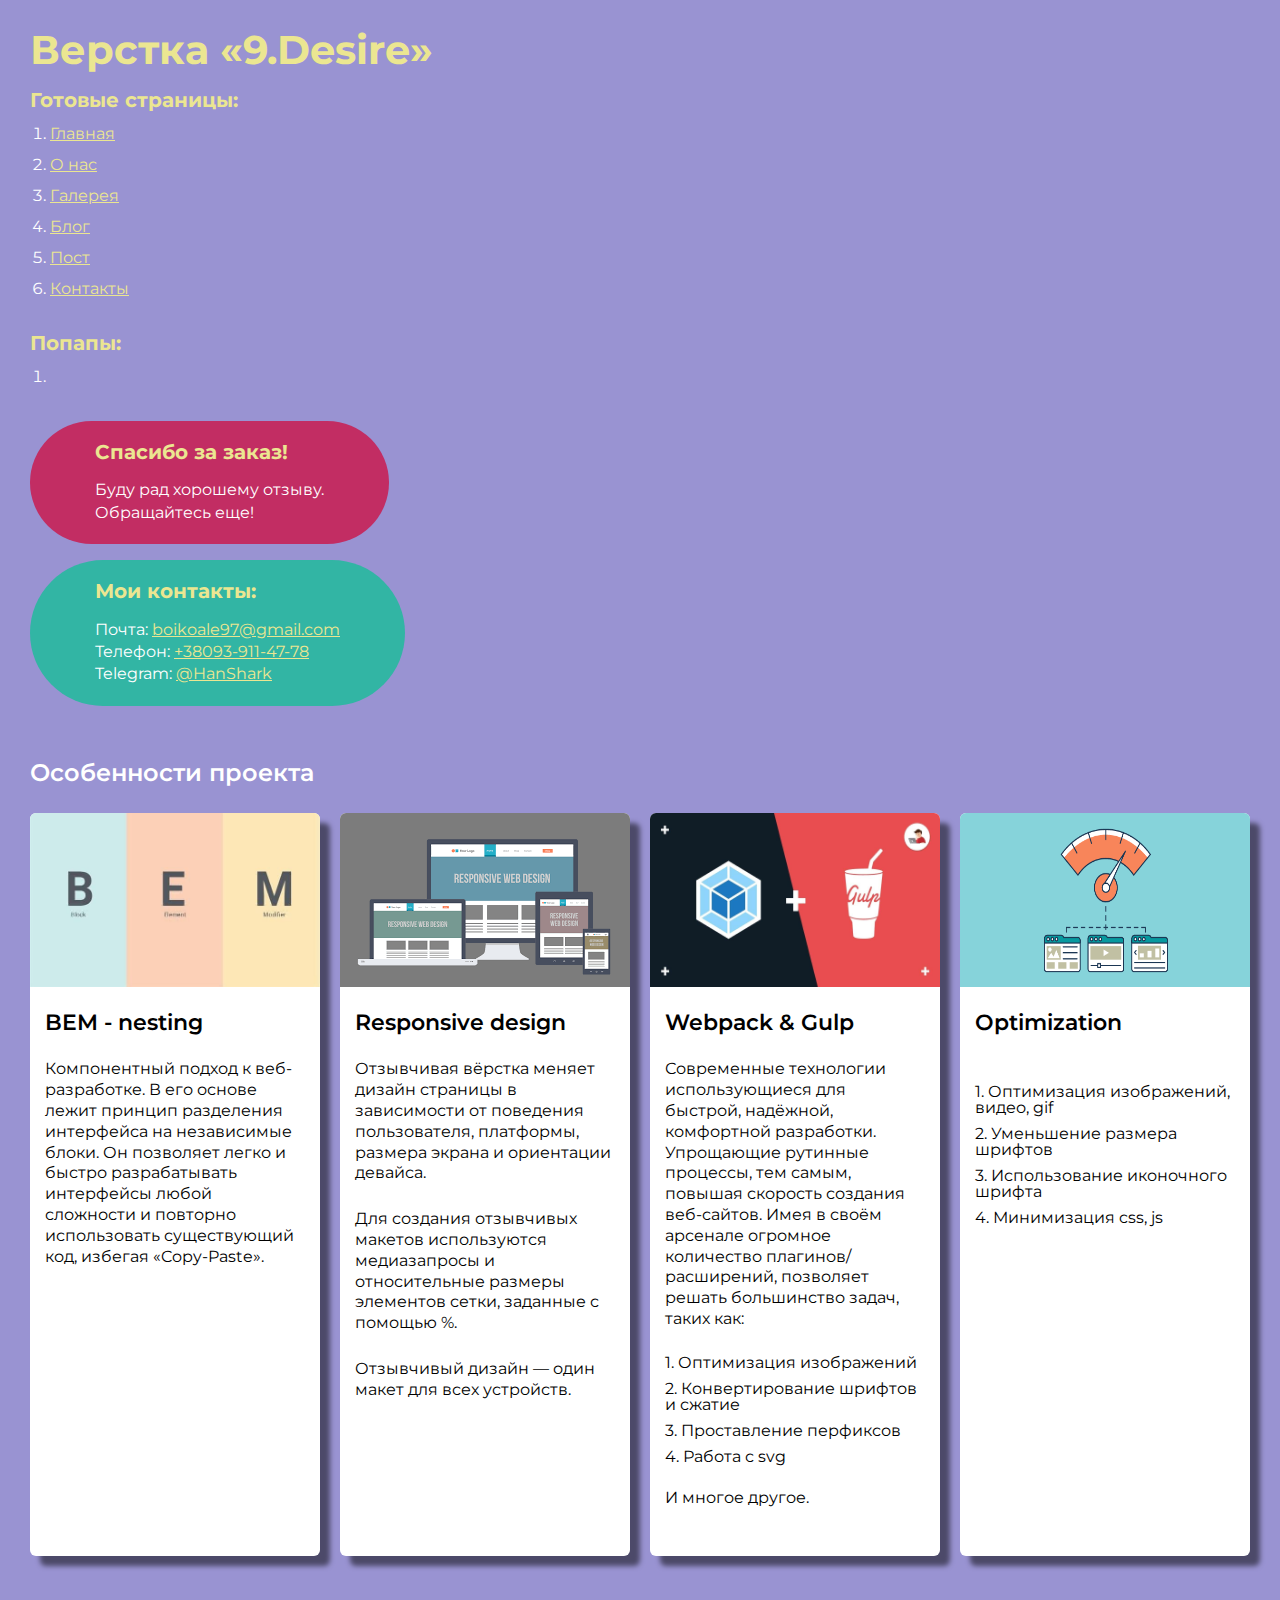
<file: index.html>
<!DOCTYPE html>
<html>

<head>
	<meta charset="UTF-8" />
	<meta name="viewport" content="width=device-width, initial-scale=1.0" />
	<title>Верстка «9.Desire»</title>
</head>

<body>
	<div class="rootpage">
		<h1>Верстка «9.Desire»</h1>

		<h2>Готовые страницы:</h2>
		<ol class="rootpage__list">
			<li><a target="_blank" href="home.html">Главная</a></li>
			<li><a target="_blank" href="about.html">О нас</a></li>
			<li><a target="_blank" href="gallery.html">Галерея</a></li>
			<li><a target="_blank" href="blog.html">Блог</a></li>
			<li><a target="_blank" href="single-post.html">Пост</a></li>
			<li><a target="_blank" href="contact.html">Контакты</a></li>
		</ol>
		<h2>Попапы:</h2>
		<ol class="rootpage__list">
			<li><a target="_blank" href="home.html#"></a></li>
		</ol>
		<div class="rootpage__tnx">
			<h2>Спасибо за заказ!</h2>
			<p>Буду рад хорошему отзыву.</p>
			<p>Обращайтесь еще!</p>
		</div>
		<div class="rootpage__contacts">
			<h2>Мои контакты:</h2>
			<p>
				Почта: <a href="mailto:boikoale97@gmail.com">boikoale97@gmail.com</a>
			</p>
			<p>Телефон: <a href="tel:380939114778">+38093-911-47-78</a></p>
			<p>Telegram: <a href="https://t.me/HanShark">@HanShark</a></p>
		</div>

		<div class="rootpage__info info-rootpage">
			<div class="rootpage__title">Особенности проекта</div>
			<div class="info-rootpage__cards cards-info">
				<article class="cards-info__item item-card">
					<div class="item-card__image">
						<img src="img/root-page/bem.jpeg" alt="image" />
					</div>
					<div class="item-card__body">
						<div class="item-card__title">BEM - nesting</div>
						<p class="item-card__text">
							Компонентный подход к веб-разработке. В его основе лежит принцип
							разделения интерфейса на независимые блоки. Он позволяет легко и
							быстро разрабатывать интерфейсы любой сложности и повторно
							использовать существующий код, избегая «Copy-Paste».
						</p>
					</div>
				</article>
				<article class="cards-info__item item-card">
					<div class="item-card__image">
						<img src="img/root-page/responsive.png" alt="image" />
					</div>
					<div class="item-card__body">
						<div class="item-card__title">Responsive design</div>
						<p class="item-card__text">
							Отзывчивая вёрстка меняет дизайн страницы в зависимости от
							поведения пользователя, платформы, размера экрана и ориентации
							девайса.
						</p>
						<p class="item-card__text">
							Для создания отзывчивых макетов используются медиазапросы и
							относительные размеры элементов сетки, заданные с помощью %.
						</p>
						<p class="item-card__text">
							Отзывчивый дизайн — один макет для всех устройств.
						</p>
					</div>
				</article>
				<article class="cards-info__item item-card">
					<div class="item-card__image">
						<img src="img/root-page/gulp&webpack.jpg" alt="image" />
					</div>
					<div class="item-card__body">
						<div class="item-card__title">Webpack & Gulp</div>
						<p class="item-card__text">
							Современные технологии использующиеся для быстрой, надёжной, комфортной разработки.
							Упрощающие рутинные процессы, тем самым, повышая скорость создания веб-сайтов.
							Имея в своём арсенале огромное количество плагинов/расширений, позволяет решать большинство задач, таких как:
						<ul>
							<li>1. Оптимизация изображений</li>
							<li>2. Конвертирование шрифтов и сжатие</li>
							<li>3. Проставление перфиксов</li>
							<li>4. Работа с svg</li>
						</ul>
						И многое другое.
						</p>
					</div>
				</article>
				<article class="cards-info__item item-card">
					<div class="item-card__image">
						<img src="img/root-page/optimization.png" alt="image" />
					</div>
					<div class="item-card__body">
						<div class="item-card__title">Optimization</div>
						<p class="item-card__text">
						<ul>
							<li>1. Оптимизация изображений, видео, gif</li>
							<li>2. Уменьшение размера шрифтов</li>
							<li>3. Использование иконочного шрифта</li>
							<li>4. Минимизация css, js</li>
						</ul>
						</p>
					</div>
				</article>
			</div>
		</div>
	</div>
</body>
<style>
	@charset "UTF-8";
	@import url("https://fonts.googleapis.com/css?family=Montserrat:regular,700&display=swap");

	*,
	*::before,
	*::after {
		padding: 0px;
		margin: 0px;
		border: 0px;
		box-sizing: border-box;
	}

	html,
	body {
		height: 100%;
		margin: 0;
		padding: 0;
		min-width: 320px;
		width: 100%;
		color: #fff;
	}

	body {
		font-family: Montserrat;
		font-size: 100%;
		line-height: 1;
		font-size: 1rem;
		background-color: #1f119c74;
	}

	a {
		text-decoration: underline;
		color: #ebe691;
	}

	a:visited {
		text-decoration: underline;
		color: #aaa768;
	}

	a:hover {
		text-decoration: none;
	}

	ul li {
		list-style: none;
	}

	img {
		vertical-align: top;
	}

	.wrapper {
		width: 100%;
		min-height: 100%;
		overflow: hidden;
	}

	.rootpage {
		padding: 30px;
		display: flex;
		flex-direction: column;
		align-items: flex-start;
	}

	@media (max-width: 767px) {
		.rootpage {
			padding: 30px 15px;
		}
	}

	h1 {
		color: #ebe691;
		font-size: 2.5rem;
		margin: 0px 0px 1.25rem 0px;
	}

	@media (max-width: 767px) {
		h1 {
			font-size: 1.85rem;
			margin: 0px 0px 1.25rem 0px;
		}
	}

	h2 {
		color: #ebe691;
		font-size: 1.25rem;
		margin: 0px 0px 1rem 0px;
	}

	@media (max-width: 767px) {
		h2 {
			font-size: 1.125rem;
			margin: 0px 0px 1rem 0px;
		}
	}

	.rootpage__info {}

	.rootpage__list {
		margin: 0px 0px 2.25rem 1.25rem;
	}

	.rootpage__list li:not(:last-child) {
		margin: 0px 0px 15px 0px;
	}

	.rootpage__contacts,
	.rootpage__tnx {
		border-radius: 200px;
		padding: 20px 65px;
		line-height: 140%;
	}

	@media (max-width: 767px) {

		.rootpage__contacts,
		.rootpage__tnx {
			border-radius: 40px;
			padding: 20px;
		}
	}

	.rootpage__contacts {
		background: #32b5a4;
	}

	.rootpage__contacts a {
		color: #ebe691;
	}

	.rootpage__tnx {
		background: #c22d63;
		margin: 0px 0px 1rem 0px;
	}

	.rootpage__info {
		margin-top: 50px;
	}

	.rootpage__info .info-rootpage {}

	.rootpage__title {
		line-height: 140%;
		margin: 0px 0px 1.5rem 0px;
		font-size: 24px;
		font-weight: 600;
	}

	.info-rootpage__cards {
		padding-bottom: 10px;
		margin-bottom: 60px;
	}

	.cards-info {
		display: grid;
		grid-template-columns: repeat(auto-fit, minmax(290px, 1fr));
		gap: 20px;
	}

	.cards-info__item {}

	.item-card {
		background-color: #fff;
		box-shadow: 10px 10px 5px rgba(0, 0, 0, 0.5);
		border-radius: 6px;
		overflow: hidden;
		height: 100%;
		transition: box-shadow 0.4s ease 0s;
		transition: height 0.4s ease 0s;
	}

	@media (any-hover: hover) {
		.cards-info__item:hover {
			box-shadow: 20px 20px 15px rgba(0, 0, 0, 0.7);
		}

	}

	.item-card__image {
		position: relative;
		padding-bottom: 60%;
	}

	.item-card__image>img {
		position: absolute;
		top: 0;
		left: 0;
		width: 100%;
		height: 100%;
		object-fit: fill;
	}

	.item-card__body {
		color: #000;
		padding: 25px 15px;
		display: flex;
		flex-direction: column;
		justify-content: flex-end;
		row-gap: 25px;
	}

	.item-card__title {
		font-size: 22px;
		font-weight: 600;
		width: auto;
		flex: 1 1 auto;
		flex-wrap: wrap;
		word-wrap: break-word;
	}

	.item-card__text {
		line-height: 130%;
	}

	.item-card__body ul li:not(:last-child) {
		margin-bottom: 10px;
	}
</style>

</html>
</file>
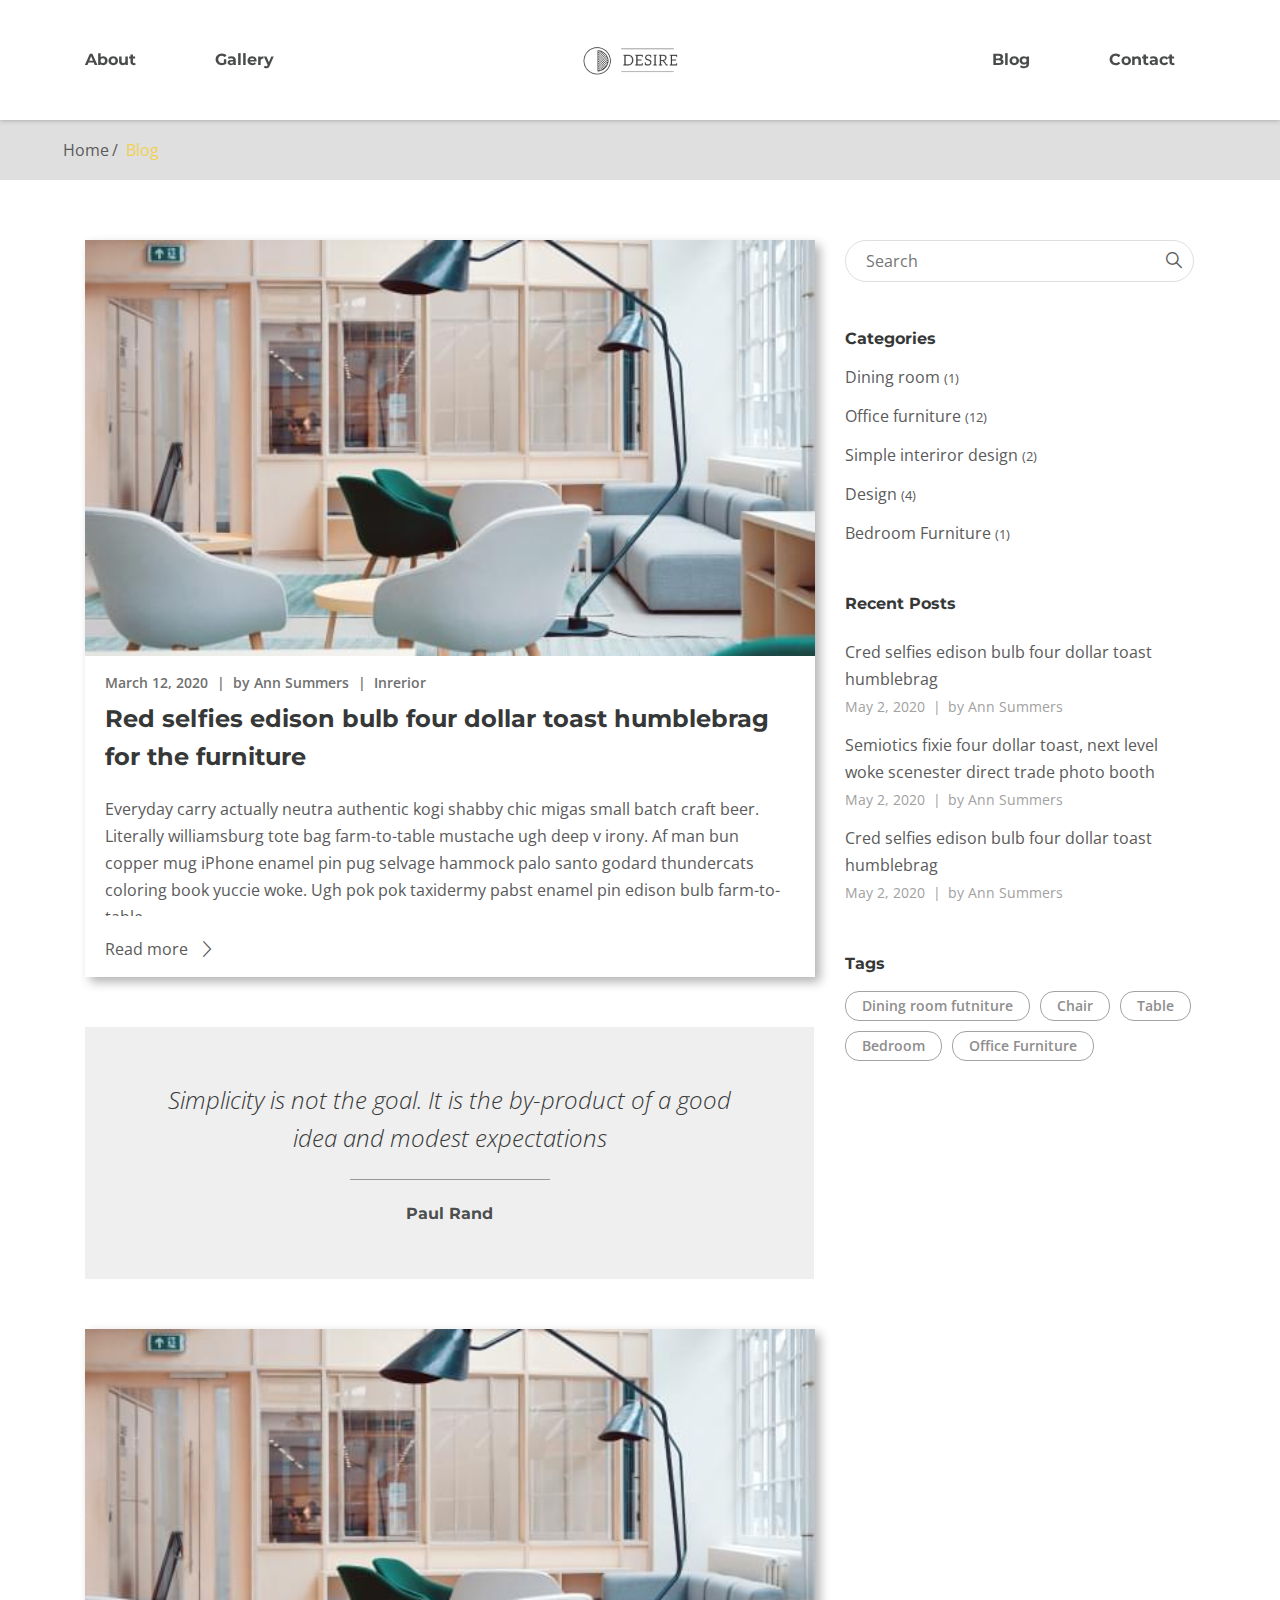
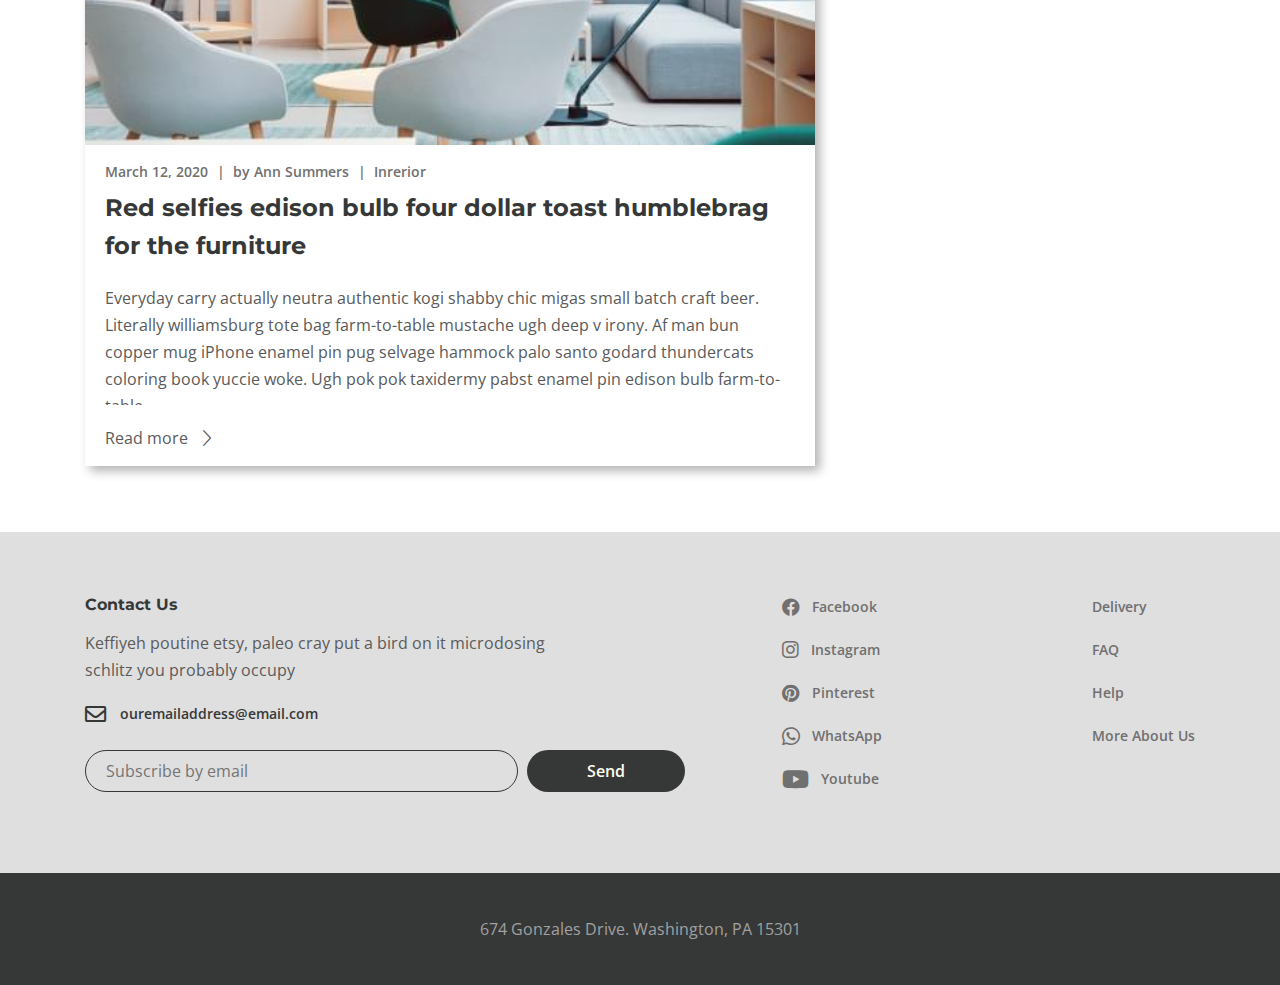
<file: blog.html>
<!DOCTYPE html>
<html lang="ru">

<head>
	<title>Блог</title>
	<meta charset="UTF-8">
	<meta name="format-detection" content="telephone=no">
	<!-- <style>body{opacity: 0;}</style> -->
	<link rel="stylesheet" href="css/style.min.css?_v=20220524222215">
	<link rel="shortcut icon" href="favicon.ico">
	<!-- <meta name="robots" content="noindex, nofollow"> -->
	<meta name="viewport" content="width=device-width, initial-scale=1.0">
</head>

<body>
	<div class="wrapper">
		<header class="header">
			<div class="header__container">
				<div class="header__menu menu">
					<nav class="menu__body">
						<ul data-da=".mobile-menu__body, 768" class="menu__list menu__list_left">
							<li class="menu__item "><a href="" class="menu__link">About</a></li>
							<li class="menu__item"><a href="" class="menu__link">Gallery</a></li>
						</ul>
						<a href="#" class="menu__logo logo">
							<img class="logo__img" src="img/svg/logo.png" alt="image" />
						</a>
						<ul data-da=".mobile-menu__body, 768" class="menu__list menu__list_right">
							<li class="menu__item"><a href="" class="menu__link">Blog</a></li>
							<li class="menu__item"><a href="" class="menu__link">Contact</a></li>
						</ul>
						<button type="button" class="mobile-menu-icon menu__icon icon-menu">
							<span></span>
						</button>
					</nav>
					<nav hidden class="mobile-menu">
						<div class="mobile-menu__body"></div>
					</nav>
				</div>
			</div>
		</header>

		<main class="page page_blog">
			<div class="breadcrumbs">
				<div class="breadcrumbs__body">
					<ul class="breadcrumbs__list">
						<li class="breadcrumbs__item">
							<a href="home.html" class="breadcrumbs__link">Home</a>
						</li>
						<li class="breadcrumbs__item">
							<div class="breadcrumbs__link _current">Blog</div>
						</li>
					</ul>
				</div>
			</div>
			<section class="page__blog-main blog-main">
				<div class="blog-main__container">
					<div class="blog-main__body">
						<div class="blog-main__content content-blog">
							<ul class="content-blog__list">
								<li class="content-blog__item">
									<article class="blog-home__article article-blog">
										<a href="#" class="article-blog__image-ibg"><img data-src="img/home/articles/01.jpg" alt="image" /></a>
										<div class="article-blog__body">
											<div class="article-blog__line-info">
												<span class="article-blog__date">March 12, 2020 </span>
												<span class="article-blog__author">by Ann Summers</span>
												<span class="article-blog__category">Inrerior</span>
											</div>
											<h4 class="article-blog__heading">
												Red selfies edison bulb four dollar toast humblebrag for the furniture
											</h4>
											<div class="article-blog__text">
												Everyday carry actually neutra authentic kogi shabby chic migas small batch craft beer. Literally williamsburg tote bag farm-to-table mustache ugh deep v irony. Af man bun copper mug iPhone enamel pin pug selvage hammock palo santo godard thundercats coloring book yuccie woke. Ugh pok pok taxidermy pabst enamel pin edison bulb farm-to-table
											</div>
											<a href="#" class="article-blog__link">
												<span>Read more</span></a>
										</div>
									</article>
								</li>
								<li class="content-blog__item content-blog__item_quote">
									<div class="quote">
										<q class="quote__heading">Simplicity is not the goal. It is the by-product of a good idea and modest expectations </q>
										<div class="quote__author">Paul Rand</div>
									</div>
								</li>
								<li class="content-blog__item">
									<article class="blog-home__article article-blog">
										<a href="#" class="article-blog__image-ibg"><img data-src="img/home/articles/01.jpg" alt="image" /></a>
										<div class="article-blog__body">
											<div class="article-blog__line-info">
												<span class="article-blog__date">March 12, 2020 </span>
												<span class="article-blog__author">by Ann Summers</span>
												<span class="article-blog__category">Inrerior</span>
											</div>
											<h4 class="article-blog__heading">
												Red selfies edison bulb four dollar toast humblebrag for the furniture
											</h4>
											<div class="article-blog__text">
												Everyday carry actually neutra authentic kogi shabby chic migas small batch craft beer. Literally williamsburg tote bag farm-to-table mustache ugh deep v irony. Af man bun copper mug iPhone enamel pin pug selvage hammock palo santo godard thundercats coloring book yuccie woke. Ugh pok pok taxidermy pabst enamel pin edison bulb farm-to-table
											</div>
											<a href="#" class="article-blog__link">
												<span>Read more</span></a>
										</div>
									</article>
								</li>
							</ul>

						</div>
						<div class="blog-main__info info-blog">
							<div class="info-blog__body">
								<div class="info-blog__search">
									<input autocomplete="off" type="text" name="form[]" data-error="Ошибка" placeholder="Search" class="info-blog__search-input input input_bg_white" />
									<button type="button" class="info-blog__button _icon-search"></button>
								</div>
								<div class="categories-info-blog">
									<div class="categories-info-blog__title info-blog__title">
										Categories
									</div>
									<ul class="info-blog__list categories-info-blog__list">
										<li class="categories-info-blog__item">
											<a href="#" class="categories-info-blog__link">Dining room <small>(1)</small></a>
										</li>
										<li class="categories-info-blog__item">
											<a href="#" class="categories-info-blog__link">Office furniture <small>(12)</small></a>
										</li>
										<li class="categories-info-blog__item">
											<a href="#" class="categories-info-blog__link">Simple interiror design <small>(2)</small></a>
										</li>
										<li class="categories-info-blog__item">
											<a href="#" class="categories-info-blog__link">Design <small>(4)</small></a>
										</li>
										<li class="categories-info-blog__item">
											<a href="#" class="categories-info-blog__link">Bedroom Furniture <small>(1)</small></a>
										</li>
									</ul>
								</div>
								<div class="posts-info-blog">
									<div class="posts-info-blog__title info-blog__title">
										Recent Posts
									</div>
									<ul class="info-blog__list posts-info-blog__list">
										<li class="posts-info-blog__item">
											<a href="#" class="posts-info-blog__link">Cred selfies edison bulb four dollar toast
												humblebrag</a>
											<div class="posts-info-blog__date">
												<span class="posts-info-blog__date-day">May 2, 2020
												</span>
												<span class="posts-info-blog__date-author">
													by Ann Summers</span>
											</div>
										</li>
										<li class="posts-info-blog__item">
											<a href="#" class="posts-info-blog__link">Semiotics fixie four dollar toast, next level woke
												scenester direct trade photo booth</a>
											<div class="posts-info-blog__date">
												<span class="posts-info-blog__date-day">May 2, 2020
												</span>
												<span class="posts-info-blog__date-author">
													by Ann Summers</span>
											</div>
										</li>
										<li class="posts-info-blog__item">
											<a href="#" class="posts-info-blog__link">Cred selfies edison bulb four dollar toast
												humblebrag</a>
											<div class="posts-info-blog__date">
												<span class="posts-info-blog__date-day">May 2, 2020
												</span>
												<span class="posts-info-blog__date-author">
													by Ann Summers</span>
											</div>
										</li>
									</ul>
								</div>
								<div class="tags-info-blog">
									<div class="tags-info-blog__title info-blog__title">
										Tags
									</div>
									<ul class="info-blog__list tags-info-blog__list">
										<li class="tags-info-blog__item">
											<button type="button" class="tags-info-blog__button">
												Dining room futniture
											</button>
										</li>
										<li class="tags-info-blog__item">
											<button type="button" class="tags-info-blog__button">
												Chair
											</button>
										</li>
										<li class="tags-info-blog__item">
											<button type="button" class="tags-info-blog__button">
												Table
											</button>
										</li>
										<li class="tags-info-blog__item">
											<button type="button" class="tags-info-blog__button">
												Bedroom
											</button>
										</li>
										<li class="tags-info-blog__item">
											<button type="button" class="tags-info-blog__button">
												Office Furniture
											</button>
										</li>
									</ul>
								</div>
								<div class="social-info-blog">
									<ul class="info-blog__list social-info-blog__дшые">
										<li class="social-info-blog__item">
											<a href="#" class="social-info-blog__link"></a>
										</li>
									</ul>
								</div>
							</div>
						</div>
					</div>
				</div>
			</section>
		</main>
		<footer class="footer">
			<div class="footer__content content-footer">
				<div class="content-footer__container">
					<div class="content-footer__form form-footer">
						<a href="#" class="form-footer__title">Contact Us</a>
						<div class="form-footer__desc">
							Keffiyeh poutine etsy, paleo cray put a bird on it microdosing schlitz
							you probably occupy
						</div>
						<a href="ouremailaddress@email.com" class="form-footer__email-link _icon-email"><span> ouremailaddress@email.com</span></a>

						<form class="form-footer__form" action="#" method="post">
							<input autocomplete="off" type="text" name="form[]" data-error="Ошибка" placeholder="Subscribe by email" class="form-footer__email input" />
							<button type="submit" class="form-footer__button button">Send</button>
						</form>
					</div>
					<nav class="content-footer__navigation navigation-footer">
						<ul class="navigation-footer__list">
							<li class="navigation-footer__item">
								<a href="#" class="navigation-footer__link _icon-facebook">
									<span> Facebook</span></a>
							</li>
							<li class="navigation-footer__item">
								<a href="#" class="navigation-footer__link _icon-instagram">
									<span> Instagram</span></a>
							</li>
							<li class="navigation-footer__item">
								<a href="#" class="navigation-footer__link _icon-pinterest">
									<span> Pinterest</span></a>
							</li>
							<li class="navigation-footer__item">
								<a href="#" class="navigation-footer__link _icon-whatsapp">
									<span> WhatsApp</span></a>
							</li>
							<li class="navigation-footer__item">
								<a href="#" class="navigation-footer__link _icon-youtube">
									<span> Youtube</span></a>
							</li>
						</ul>
						<ul class="navigation-footer__list">
							<li class="navigation-footer__item">
								<a href="#" class="navigation-footer__link">
									<span> Delivery</span></a>
							</li>
							<li class="navigation-footer__item">
								<a href="#" class="navigation-footer__link"> <span> FAQ</span></a>
							</li>
							<li class="navigation-footer__item">
								<a href="#" class="navigation-footer__link"> <span> Help</span></a>
							</li>
							<li class="navigation-footer__item">
								<a href="#" class="navigation-footer__link">
									<span> More About Us </span></a>
							</li>
						</ul>
					</nav>
				</div>
			</div>
			<div class="footer__copy copy-footer">
				<div class="copy-footer__container">
					<div class="copy-footer__copy">
						674 Gonzales Drive. Washington, PA 15301
					</div>
				</div>
			</div>
		</footer>

	</div>
	<!-- <div id="popup" aria-hidden="true" class="popup">
	<div class="popup__wrapper">
		<div class="popup__content">
			<button data-close type="button" class="popup__close">Закрыть</button>
			<div class="popup__text">
				Text
			</div>
		</div>
	</div>
</div> -->
	<script src="js/app.min.js?_v=20220524222215"></script>
</body>

</html>
</file>
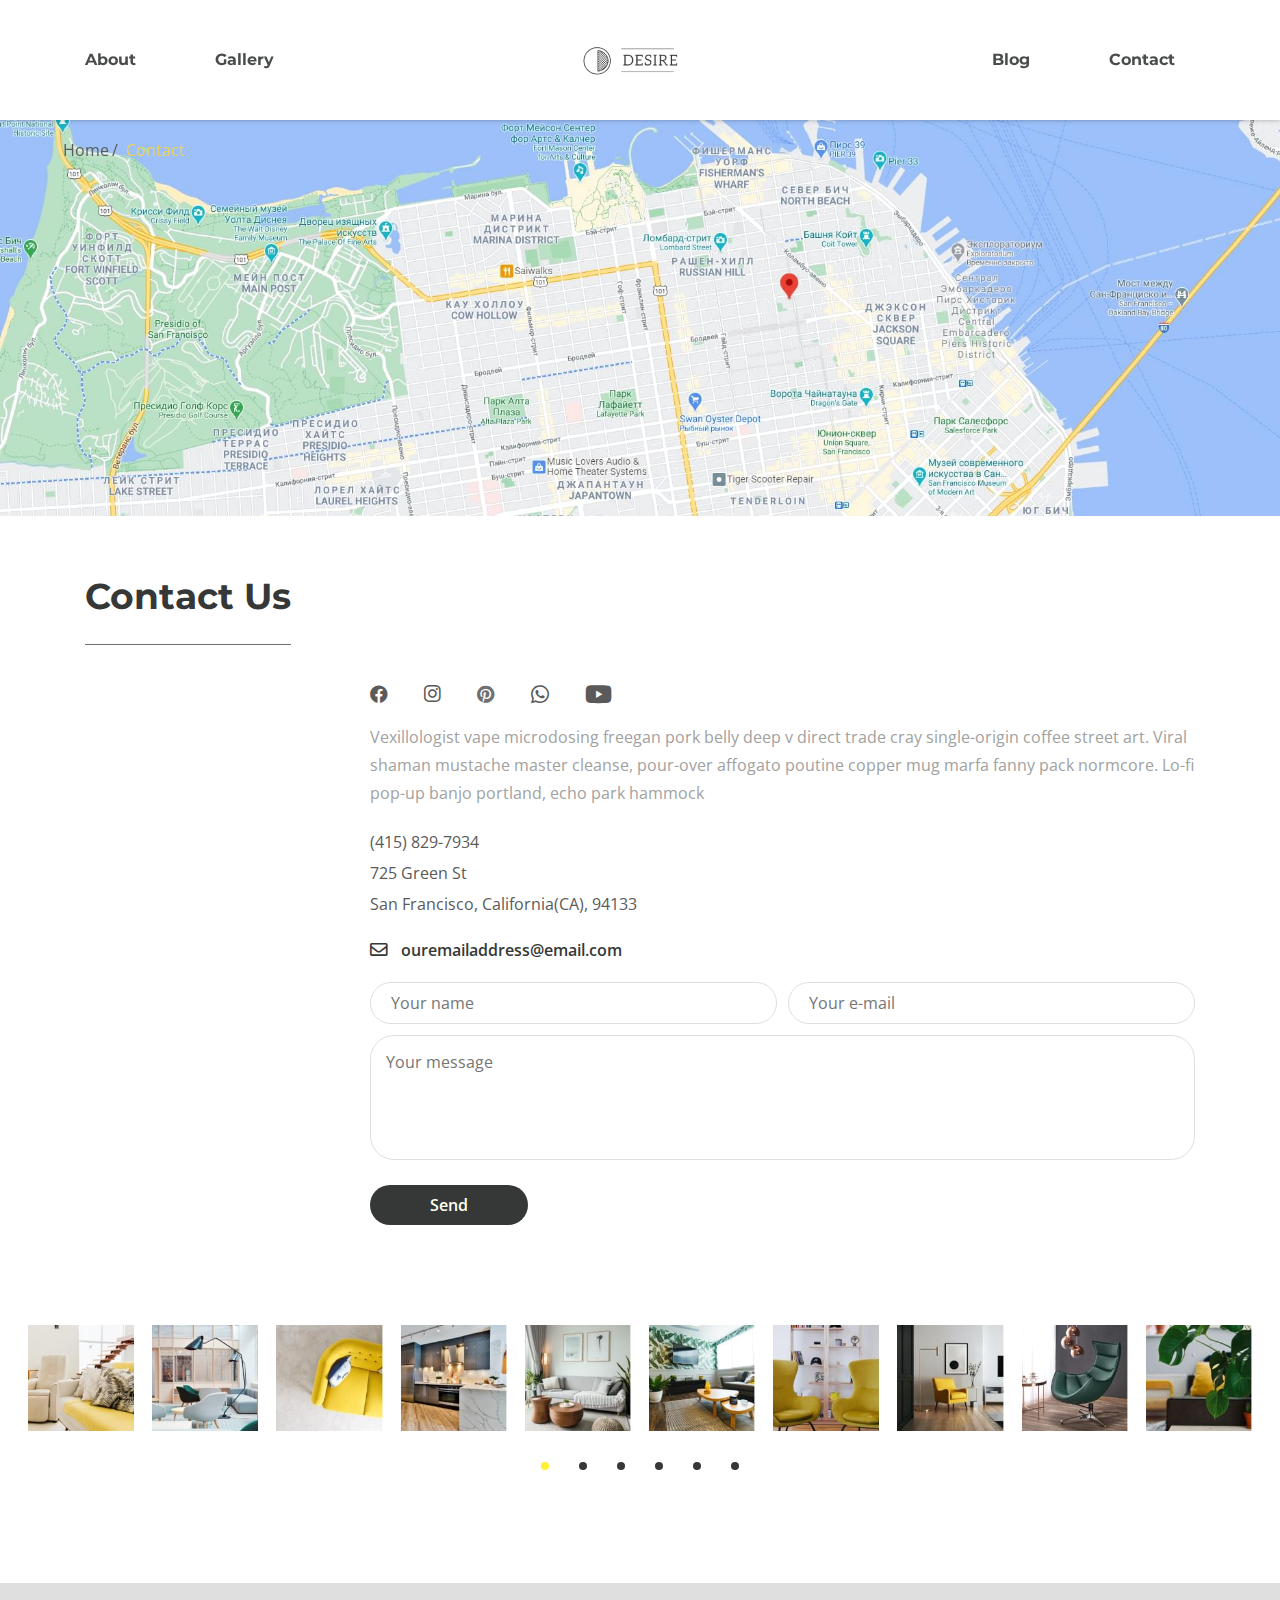
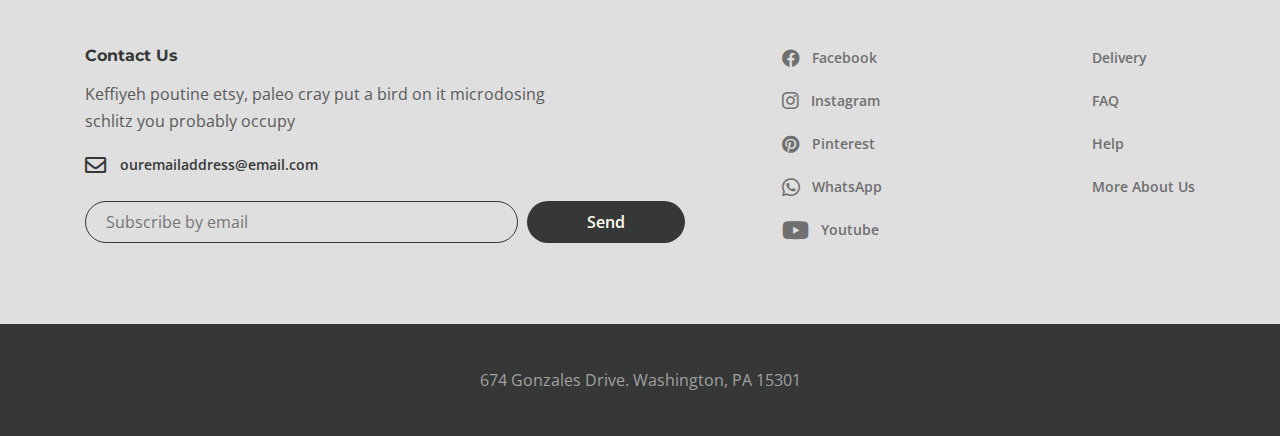
<file: contact.html>
<!DOCTYPE html>
<html lang="ru">

<head>
	<title>Контакты</title>
	<meta charset="UTF-8">
	<meta name="format-detection" content="telephone=no">
	<!-- <style>body{opacity: 0;}</style> -->
	<link rel="stylesheet" href="css/style.min.css?_v=20220524222215">
	<link rel="shortcut icon" href="favicon.ico">
	<!-- <meta name="robots" content="noindex, nofollow"> -->
	<meta name="viewport" content="width=device-width, initial-scale=1.0">
</head>

<body>
	<div class="wrapper">
		<header class="header">
			<div class="header__container">
				<div class="header__menu menu">
					<nav class="menu__body">
						<ul data-da=".mobile-menu__body, 768" class="menu__list menu__list_left">
							<li class="menu__item "><a href="" class="menu__link">About</a></li>
							<li class="menu__item"><a href="" class="menu__link">Gallery</a></li>
						</ul>
						<a href="#" class="menu__logo logo">
							<img class="logo__img" src="img/svg/logo.png" alt="image" />
						</a>
						<ul data-da=".mobile-menu__body, 768" class="menu__list menu__list_right">
							<li class="menu__item"><a href="" class="menu__link">Blog</a></li>
							<li class="menu__item"><a href="" class="menu__link">Contact</a></li>
						</ul>
						<button type="button" class="mobile-menu-icon menu__icon icon-menu">
							<span></span>
						</button>
					</nav>
					<nav hidden class="mobile-menu">
						<div class="mobile-menu__body"></div>
					</nav>
				</div>
			</div>
		</header>

		<main class="page page_contact">
			<div class="breadcrumbs breadcrumbs_color_transparent ">
				<div class="breadcrumbs__body">
					<ul class="breadcrumbs__list">
						<li class="breadcrumbs__item">
							<a href="home.html" class="breadcrumbs__link">Home</a>
						</li>
						<li class="breadcrumbs__item">
							<div class="breadcrumbs__link _current">Contact</div>
						</li>
					</ul>
				</div>
			</div>
			<div class="page__map-contact map-contact">
				<div class="map-contact__container">
					<img class="map-contact__map" src="img/contact/map/map.jpg" alt="image">
				</div>
			</div>
			<section class="page__contact-info contact-info">
				<div class="contact-info__container">
					<h2 class="contact-info__title"><span>Contact Us</span></h2>
					<div class="contact-info__content">
						<div class="contact-info__social social-contact">
							<ul class="social-contact__list">
								<li class="social-contact__item">
									<a href="#" class="social-contact__link _icon-facebook"></a>
								</li>
								<li class="social-contact__item">
									<a href="#" class="social-contact__link _icon-instagram"></a>
								</li>
								<li class="social-contact__item">
									<a href="#" class="social-contact__link _icon-pinterest"></a>
								</li>
								<li class="social-contact__item">
									<a href="#" class="social-contact__link _icon-whatsapp"></a>
								</li>
								<li class="social-contact__item">
									<a href="#" class="social-contact__link _icon-youtube"></a>
								</li>
							</ul>
						</div>
						<div class="contact-info__location location-contact">
							<div class="location-contact__text">Vexillologist vape microdosing freegan pork belly deep v direct trade cray single-origin coffee street art. Viral shaman mustache master cleanse, pour-over affogato poutine copper mug marfa fanny pack normcore. Lo-fi pop-up banjo portland, echo park hammock</div>
							<div class="location-contact__inner">
								<span class="location-contact__location">(415) 829-7934</span>
								<span class="location-contact__location">725 Green St</span>
								<span class="location-contact__location">San Francisco, California(CA), 94133</span>
							</div>
						</div>
						<a href="mailto:ouremailaddress@email.com" class="contact-info__email-link _icon-email">ouremailaddress@email.com</a>
						<form action="#" class="contact-info__form form-contact">
							<div class="form-contact__line">
								<input autocomplete="off" type="text" name="form[]" data-error="Ошибка" placeholder="Your name" class="form-contact__input-name input input_bg_white">
								<input autocomplete="off" type="text" name="form[]" data-error="Ошибка" placeholder="Your e-mail" class="form-contact__input-email input input_bg_white">
							</div>
							<textarea class="form-contact__message" name="" id="" cols="30" rows="10" placeholder="Your message"></textarea>
							<button type="submit" class="form-contact__button button">Send</button>
						</form>
					</div>
				</div>
			</section>
			<section class="page__gallery-contact gallery-contact">
				<div class="gallery-contact__container">
					<div class="gallery-contact__slider swiper">
						<div class="gallery-contact__wrapper swiper-wrapper">
							<div class="gallery-contact__slide swiper-slide">
								<div class="gallery-contact__image-ibg"><img data-src="img/contact/gallery/01.jpg" alt="image"></div>
							</div>
							<div class="gallery-contact__slide swiper-slide">
								<div class="gallery-contact__image-ibg"><img data-src="img/contact/gallery/02.jpg" alt="image"></div>
							</div>
							<div class="gallery-contact__slide swiper-slide">
								<div class="gallery-contact__image-ibg"><img data-src="img/contact/gallery/03.jpg" alt="image"></div>
							</div>
							<div class="gallery-contact__slide swiper-slide">
								<div class="gallery-contact__image-ibg"><img data-src="img/contact/gallery/04.jpg" alt="image"></div>
							</div>
							<div class="gallery-contact__slide swiper-slide">
								<div class="gallery-contact__image-ibg"><img data-src="img/contact/gallery/05.jpg" alt="image"></div>
							</div>
							<div class="gallery-contact__slide swiper-slide">
								<div class="gallery-contact__image-ibg"><img data-src="img/contact/gallery/06.jpg" alt="image"></div>
							</div>
							<div class="gallery-contact__slide swiper-slide">
								<div class="gallery-contact__image-ibg"><img data-src="img/contact/gallery/07.jpg" alt="image"></div>
							</div>
							<div class="gallery-contact__slide swiper-slide">
								<div class="gallery-contact__image-ibg"><img data-src="img/contact/gallery/08.jpg" alt="image"></div>
							</div>
							<div class="gallery-contact__slide swiper-slide">
								<div class="gallery-contact__image-ibg"><img data-src="img/contact/gallery/09.jpg" alt="image"></div>
							</div>
							<div class="gallery-contact__slide swiper-slide">
								<div class="gallery-contact__image-ibg"><img data-src="img/contact/gallery/10.jpg" alt="image"></div>
							</div>
							<div class="gallery-contact__slide swiper-slide">
								<div class="gallery-contact__image-ibg"><img data-src="img/contact/gallery/01.jpg" alt="image"></div>
							</div>
							<div class="gallery-contact__slide swiper-slide">
								<div class="gallery-contact__image-ibg"><img data-src="img/contact/gallery/02.jpg" alt="image"></div>
							</div>
							<div class="gallery-contact__slide swiper-slide">
								<div class="gallery-contact__image-ibg"><img data-src="img/contact/gallery/03.jpg" alt="image"></div>
							</div>
							<div class="gallery-contact__slide swiper-slide">
								<div class="gallery-contact__image-ibg"><img data-src="img/contact/gallery/04.jpg" alt="image"></div>
							</div>
							<div class="gallery-contact__slide swiper-slide">
								<div class="gallery-contact__image-ibg"><img data-src="img/contact/gallery/05.jpg" alt="image"></div>
							</div>

						</div>
						<div class="swiper-pagination swiper-pagination-common"></div>
					</div>
				</div>
			</section>
		</main>
		<footer class="footer">
			<div class="footer__content content-footer">
				<div class="content-footer__container">
					<div class="content-footer__form form-footer">
						<a href="#" class="form-footer__title">Contact Us</a>
						<div class="form-footer__desc">
							Keffiyeh poutine etsy, paleo cray put a bird on it microdosing schlitz
							you probably occupy
						</div>
						<a href="ouremailaddress@email.com" class="form-footer__email-link _icon-email"><span> ouremailaddress@email.com</span></a>

						<form class="form-footer__form" action="#" method="post">
							<input autocomplete="off" type="text" name="form[]" data-error="Ошибка" placeholder="Subscribe by email" class="form-footer__email input" />
							<button type="submit" class="form-footer__button button">Send</button>
						</form>
					</div>
					<nav class="content-footer__navigation navigation-footer">
						<ul class="navigation-footer__list">
							<li class="navigation-footer__item">
								<a href="#" class="navigation-footer__link _icon-facebook">
									<span> Facebook</span></a>
							</li>
							<li class="navigation-footer__item">
								<a href="#" class="navigation-footer__link _icon-instagram">
									<span> Instagram</span></a>
							</li>
							<li class="navigation-footer__item">
								<a href="#" class="navigation-footer__link _icon-pinterest">
									<span> Pinterest</span></a>
							</li>
							<li class="navigation-footer__item">
								<a href="#" class="navigation-footer__link _icon-whatsapp">
									<span> WhatsApp</span></a>
							</li>
							<li class="navigation-footer__item">
								<a href="#" class="navigation-footer__link _icon-youtube">
									<span> Youtube</span></a>
							</li>
						</ul>
						<ul class="navigation-footer__list">
							<li class="navigation-footer__item">
								<a href="#" class="navigation-footer__link">
									<span> Delivery</span></a>
							</li>
							<li class="navigation-footer__item">
								<a href="#" class="navigation-footer__link"> <span> FAQ</span></a>
							</li>
							<li class="navigation-footer__item">
								<a href="#" class="navigation-footer__link"> <span> Help</span></a>
							</li>
							<li class="navigation-footer__item">
								<a href="#" class="navigation-footer__link">
									<span> More About Us </span></a>
							</li>
						</ul>
					</nav>
				</div>
			</div>
			<div class="footer__copy copy-footer">
				<div class="copy-footer__container">
					<div class="copy-footer__copy">
						674 Gonzales Drive. Washington, PA 15301
					</div>
				</div>
			</div>
		</footer>

	</div>
	<!-- <div id="popup" aria-hidden="true" class="popup">
	<div class="popup__wrapper">
		<div class="popup__content">
			<button data-close type="button" class="popup__close">Закрыть</button>
			<div class="popup__text">
				Text
			</div>
		</div>
	</div>
</div> -->
	<script src="js/app.min.js?_v=20220524222215"></script>
</body>

</html>
</file>
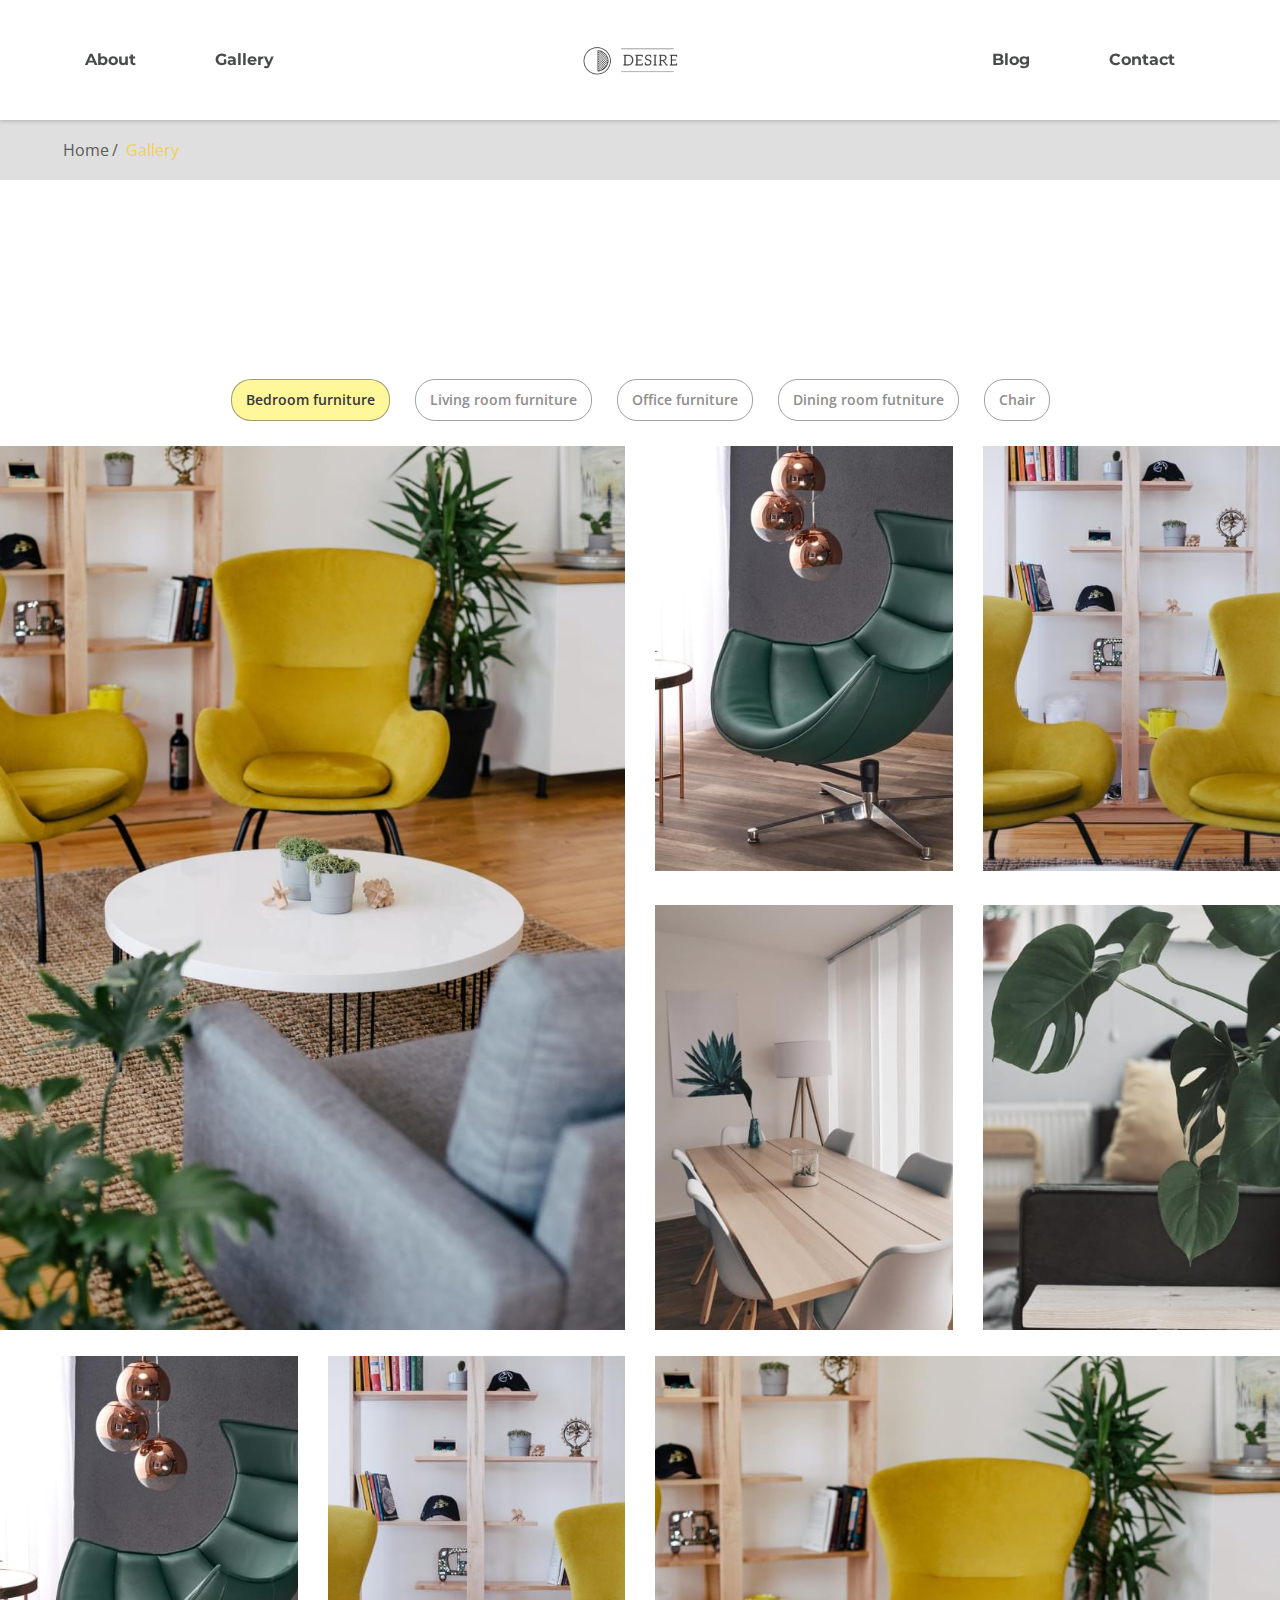
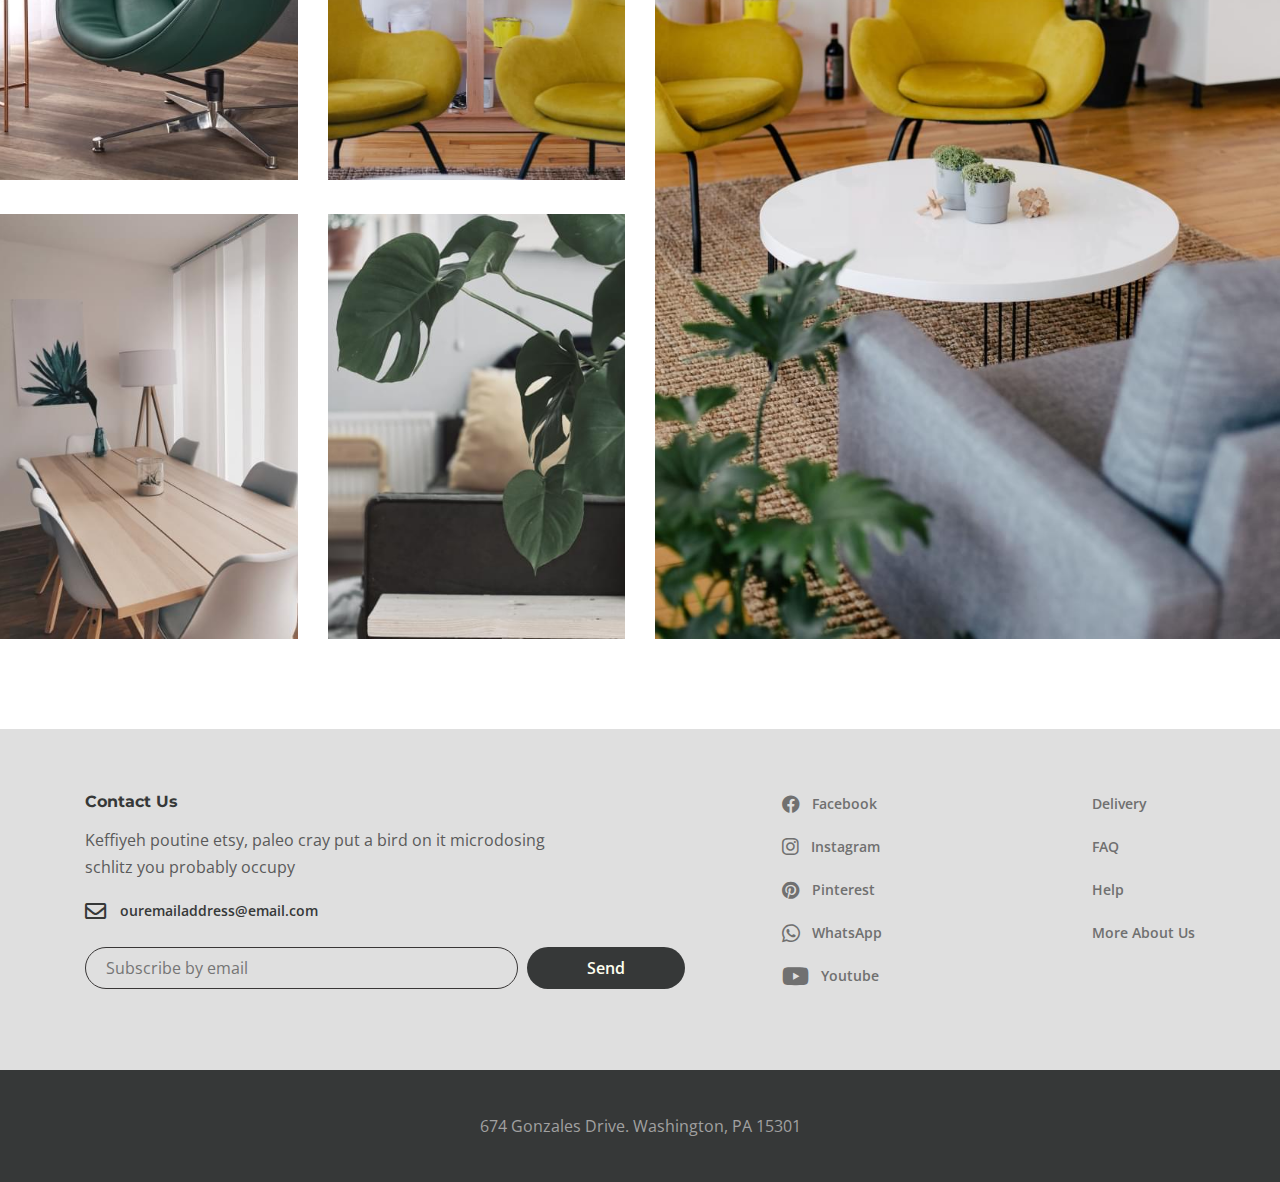
<file: gallery.html>
<!DOCTYPE html>
<html lang="ru">

<head>
	<title>Галерея</title>
	<meta charset="UTF-8">
	<meta name="format-detection" content="telephone=no">
	<!-- <style>body{opacity: 0;}</style> -->
	<link rel="stylesheet" href="css/style.min.css?_v=20220524222215">
	<link rel="shortcut icon" href="favicon.ico">
	<!-- <meta name="robots" content="noindex, nofollow"> -->
	<meta name="viewport" content="width=device-width, initial-scale=1.0">
</head>

<body>
	<div class="wrapper">
		<header class="header">
			<div class="header__container">
				<div class="header__menu menu">
					<nav class="menu__body">
						<ul data-da=".mobile-menu__body, 768" class="menu__list menu__list_left">
							<li class="menu__item "><a href="" class="menu__link">About</a></li>
							<li class="menu__item"><a href="" class="menu__link">Gallery</a></li>
						</ul>
						<a href="#" class="menu__logo logo">
							<img class="logo__img" src="img/svg/logo.png" alt="image" />
						</a>
						<ul data-da=".mobile-menu__body, 768" class="menu__list menu__list_right">
							<li class="menu__item"><a href="" class="menu__link">Blog</a></li>
							<li class="menu__item"><a href="" class="menu__link">Contact</a></li>
						</ul>
						<button type="button" class="mobile-menu-icon menu__icon icon-menu">
							<span></span>
						</button>
					</nav>
					<nav hidden class="mobile-menu">
						<div class="mobile-menu__body"></div>
					</nav>
				</div>
			</div>
		</header>

		<main class="page page_gallery">
			<div class="breadcrumbs ">
				<div class="breadcrumbs__body">
					<ul class="breadcrumbs__list">
						<li class="breadcrumbs__item">
							<a href="home.html" class="breadcrumbs__link">Home</a>
						</li>
						<li class="breadcrumbs__item">
							<div class="breadcrumbs__link _current">Gallery</div>
						</li>
					</ul>
				</div>
			</div>
			<section class="page__gallery gallery-main page__gallery_main">
				<div class="gallery-main__body">
					<div data-tabs class="gallery-main__gallery">
						<nav data-tabs-titles class="gallery-main__gallery-navigation gallery-main__container">
							<button type="button" class="gallery-main__gallery-title _tab-active">
								Bedroom furniture
							</button>
							<button type="button" class="gallery-main__gallery-title">
								Living room furniture
							</button>
							<button type="button" class="gallery-main__gallery-title">
								Office furniture
							</button>
							<button type="button" class="gallery-main__gallery-title">
								Dining room futniture
							</button>
							<button type="button" class="gallery-main__gallery-title">
								Chair
							</button>
						</nav>
						<div data-tabs-body class="gallery-main__gallery-content">
							<div class="gallery-main__gallery-body">
								<div class="gallery-main__gallery-body-inner">
									<div class="gallery-main__item gallery-main__item_row_2">
										<img src="img/home/gallery/01.jpg" alt="image" />
									</div>
									<div class="gallery-main__item">
										<img src="img/home/gallery/02.jpg" alt="image" />
									</div>
									<div class="gallery-main__item">
										<img src="img/home/gallery/03.jpg" alt="image" />
									</div>
									<div class="gallery-main__item">
										<img src="img/home/gallery/04.jpg" alt="image" />
									</div>
									<div class="gallery-main__item">
										<img src="img/home/gallery/05.jpg" alt="image" />
									</div>
								</div>
								<div class="gallery-main__gallery-body-inner gallery-main__gallery-body-inner_reverse">
									<div class="gallery-main__item">
										<img src="img/home/gallery/02.jpg" alt="image" />
									</div>
									<div class="gallery-main__item">
										<img src="img/home/gallery/03.jpg" alt="image" />
									</div>
									<div class="gallery-main__item">
										<img src="img/home/gallery/04.jpg" alt="image" />
									</div>
									<div class="gallery-main__item">
										<img src="img/home/gallery/05.jpg" alt="image" />
									</div>
									<div class="gallery-main__item gallery-main__item_row_2">
										<img src="img/home/gallery/01.jpg" alt="image" />
									</div>
								</div>
							</div>

						</div>
						<div data-tabs-body class="gallery-main__gallery-content">
							<div class="gallery-main__gallery-body">
								<div class="gallery-main__gallery-body-inner">
									<div class="gallery-main__item ">
										<img src="img/home/gallery/01.jpg" alt="image" />
									</div>
									<div class="gallery-main__item gallery-main__item_row_2">
										<img src="img/home/gallery/02.jpg" alt="image" />
									</div>
									<div class="gallery-main__item">
										<img src="img/home/gallery/03.jpg" alt="image" />
									</div>
									<div class="gallery-main__item">
										<img src="img/home/gallery/04.jpg " alt="image" />
									</div>
									<div class="gallery-main__item">
										<img src="img/home/gallery/05.jpg" alt="image" />
									</div>
								</div>
								<div class="gallery-main__gallery-body-inner gallery-main__gallery-body-inner_reverse">
									<div class="gallery-main__item">
										<img src="img/home/gallery/02.jpg" alt="image" />
									</div>
									<div class="gallery-main__item">
										<img src="img/home/gallery/03.jpg" alt="image" />
									</div>
									<div class="gallery-main__item">
										<img src="img/home/gallery/04.jpg" alt="image" />
									</div>
									<div class="gallery-main__item gallery-main__item_row_2">
										<img src="img/home/gallery/05.jpg" alt="image" />
									</div>
									<div class="gallery-main__item ">
										<img src="img/home/gallery/01.jpg" alt="image" />
									</div>
								</div>
							</div>

						</div>
						<div data-tabs-body class="gallery-main__gallery-content">
							<div class="gallery-main__gallery-body">
								<div class="gallery-main__gallery-body-inner">
									<div class="gallery-main__item gallery-main__item_row_2">
										<img src="img/home/gallery/01.jpg" alt="image" />
									</div>
									<div class="gallery-main__item">
										<img src="img/home/gallery/02.jpg" alt="image" />
									</div>
									<div class="gallery-main__item">
										<img src="img/home/gallery/03.jpg" alt="image" />
									</div>
									<div class="gallery-main__item">
										<img src="img/home/gallery/04.jpg" alt="image" />
									</div>
									<div class="gallery-main__item">
										<img src="img/home/gallery/05.jpg" alt="image" />
									</div>
								</div>
								<div class="gallery-main__gallery-body-inner gallery-main__gallery-body-inner_reverse">
									<div class="gallery-main__item gallery-main__item_row_2">
										<img src="img/home/gallery/02.jpg" alt="image" />
									</div>
									<div class="gallery-main__item">
										<img src="img/home/gallery/03.jpg" alt="image" />
									</div>
									<div class="gallery-main__item">
										<img src="img/home/gallery/04.jpg" alt="image" />
									</div>
									<div class="gallery-main__item">
										<img src="img/home/gallery/05.jpg" alt="image" />
									</div>
									<div class="gallery-main__item ">
										<img src="img/home/gallery/01.jpg" alt="image" />
									</div>
								</div>
							</div>

						</div>
						<div data-tabs-body class="gallery-main__gallery-content">
							<div class="gallery-main__gallery-body">
								<div class="gallery-main__gallery-body-inner">
									<div class="gallery-main__item gallery-main__item_row_2">
										<img src="img/home/gallery/01.jpg" alt="image" />
									</div>
									<div class="gallery-main__item">
										<img src="img/home/gallery/02.jpg" alt="image" />
									</div>
									<div class="gallery-main__item">
										<img src="img/home/gallery/03.jpg" alt="image" />
									</div>
									<div class="gallery-main__item">
										<img src="img/home/gallery/04.jpg" alt="image" />
									</div>
									<div class="gallery-main__item">
										<img src="img/home/gallery/05.jpg" alt="image" />
									</div>
								</div>
								<div class="gallery-main__gallery-body-inner gallery-main__gallery-body-inner_reverse">
									<div class="gallery-main__item">
										<img src="img/home/gallery/02.jpg" alt="image" />
									</div>
									<div class="gallery-main__item">
										<img src="img/home/gallery/03.jpg" alt="image" />
									</div>
									<div class="gallery-main__item gallery-main__item_row_2">
										<img src="img/home/gallery/04.jpg" alt="image" />
									</div>
									<div class="gallery-main__item">
										<img src="img/home/gallery/05.jpg" alt="image" />
									</div>
									<div class="gallery-main__item ">
										<img src="img/home/gallery/01.jpg" alt="image" />
									</div>
								</div>
							</div>

						</div>
						<div data-tabs-body class="gallery-main__gallery-content">
							<div class="gallery-main__gallery-body">
								<div class="gallery-main__gallery-body-inner">
									<div class="gallery-main__item ">
										<img src="img/home/gallery/01.jpg" alt="image" />
									</div>
									<div class="gallery-main__item">
										<img src="img/home/gallery/02.jpg" alt="image" />
									</div>
									<div class="gallery-main__item gallery-main__item_row_2">
										<img src="img/home/gallery/03.jpg" alt="image" />
									</div>
									<div class="gallery-main__item ">
										<img src="img/home/gallery/04.jpg " alt="image" />
									</div>
									<div class="gallery-main__item ">
										<img src="img/home/gallery/05.jpg" alt="image" />
									</div>
								</div>
								<div class="gallery-main__gallery-body-inner gallery-main__gallery-body-inner_reverse">
									<div class="gallery-main__item">
										<img src="img/home/gallery/02.jpg" alt="image" />
									</div>
									<div class="gallery-main__item">
										<img src="img/home/gallery/03.jpg" alt="image" />
									</div>
									<div class="gallery-main__item">
										<img src="img/home/gallery/04.jpg" alt="image" />
									</div>
									<div class="gallery-main__item">
										<img src="img/home/gallery/05.jpg" alt="image" />
									</div>
									<div class="gallery-main__item gallery-main__item_row_2">
										<img src="img/home/gallery/01.jpg" alt="image" />
									</div>
								</div>
							</div>

						</div>
					</div>
				</div>
			</section>
		</main>
		<footer class="footer">
			<div class="footer__content content-footer">
				<div class="content-footer__container">
					<div class="content-footer__form form-footer">
						<a href="#" class="form-footer__title">Contact Us</a>
						<div class="form-footer__desc">
							Keffiyeh poutine etsy, paleo cray put a bird on it microdosing schlitz
							you probably occupy
						</div>
						<a href="ouremailaddress@email.com" class="form-footer__email-link _icon-email"><span> ouremailaddress@email.com</span></a>

						<form class="form-footer__form" action="#" method="post">
							<input autocomplete="off" type="text" name="form[]" data-error="Ошибка" placeholder="Subscribe by email" class="form-footer__email input" />
							<button type="submit" class="form-footer__button button">Send</button>
						</form>
					</div>
					<nav class="content-footer__navigation navigation-footer">
						<ul class="navigation-footer__list">
							<li class="navigation-footer__item">
								<a href="#" class="navigation-footer__link _icon-facebook">
									<span> Facebook</span></a>
							</li>
							<li class="navigation-footer__item">
								<a href="#" class="navigation-footer__link _icon-instagram">
									<span> Instagram</span></a>
							</li>
							<li class="navigation-footer__item">
								<a href="#" class="navigation-footer__link _icon-pinterest">
									<span> Pinterest</span></a>
							</li>
							<li class="navigation-footer__item">
								<a href="#" class="navigation-footer__link _icon-whatsapp">
									<span> WhatsApp</span></a>
							</li>
							<li class="navigation-footer__item">
								<a href="#" class="navigation-footer__link _icon-youtube">
									<span> Youtube</span></a>
							</li>
						</ul>
						<ul class="navigation-footer__list">
							<li class="navigation-footer__item">
								<a href="#" class="navigation-footer__link">
									<span> Delivery</span></a>
							</li>
							<li class="navigation-footer__item">
								<a href="#" class="navigation-footer__link"> <span> FAQ</span></a>
							</li>
							<li class="navigation-footer__item">
								<a href="#" class="navigation-footer__link"> <span> Help</span></a>
							</li>
							<li class="navigation-footer__item">
								<a href="#" class="navigation-footer__link">
									<span> More About Us </span></a>
							</li>
						</ul>
					</nav>
				</div>
			</div>
			<div class="footer__copy copy-footer">
				<div class="copy-footer__container">
					<div class="copy-footer__copy">
						674 Gonzales Drive. Washington, PA 15301
					</div>
				</div>
			</div>
		</footer>

	</div>
	<!-- <div id="popup" aria-hidden="true" class="popup">
	<div class="popup__wrapper">
		<div class="popup__content">
			<button data-close type="button" class="popup__close">Закрыть</button>
			<div class="popup__text">
				Text
			</div>
		</div>
	</div>
</div> -->
	<script src="js/app.min.js?_v=20220524222215"></script>
</body>

</html>
</file>
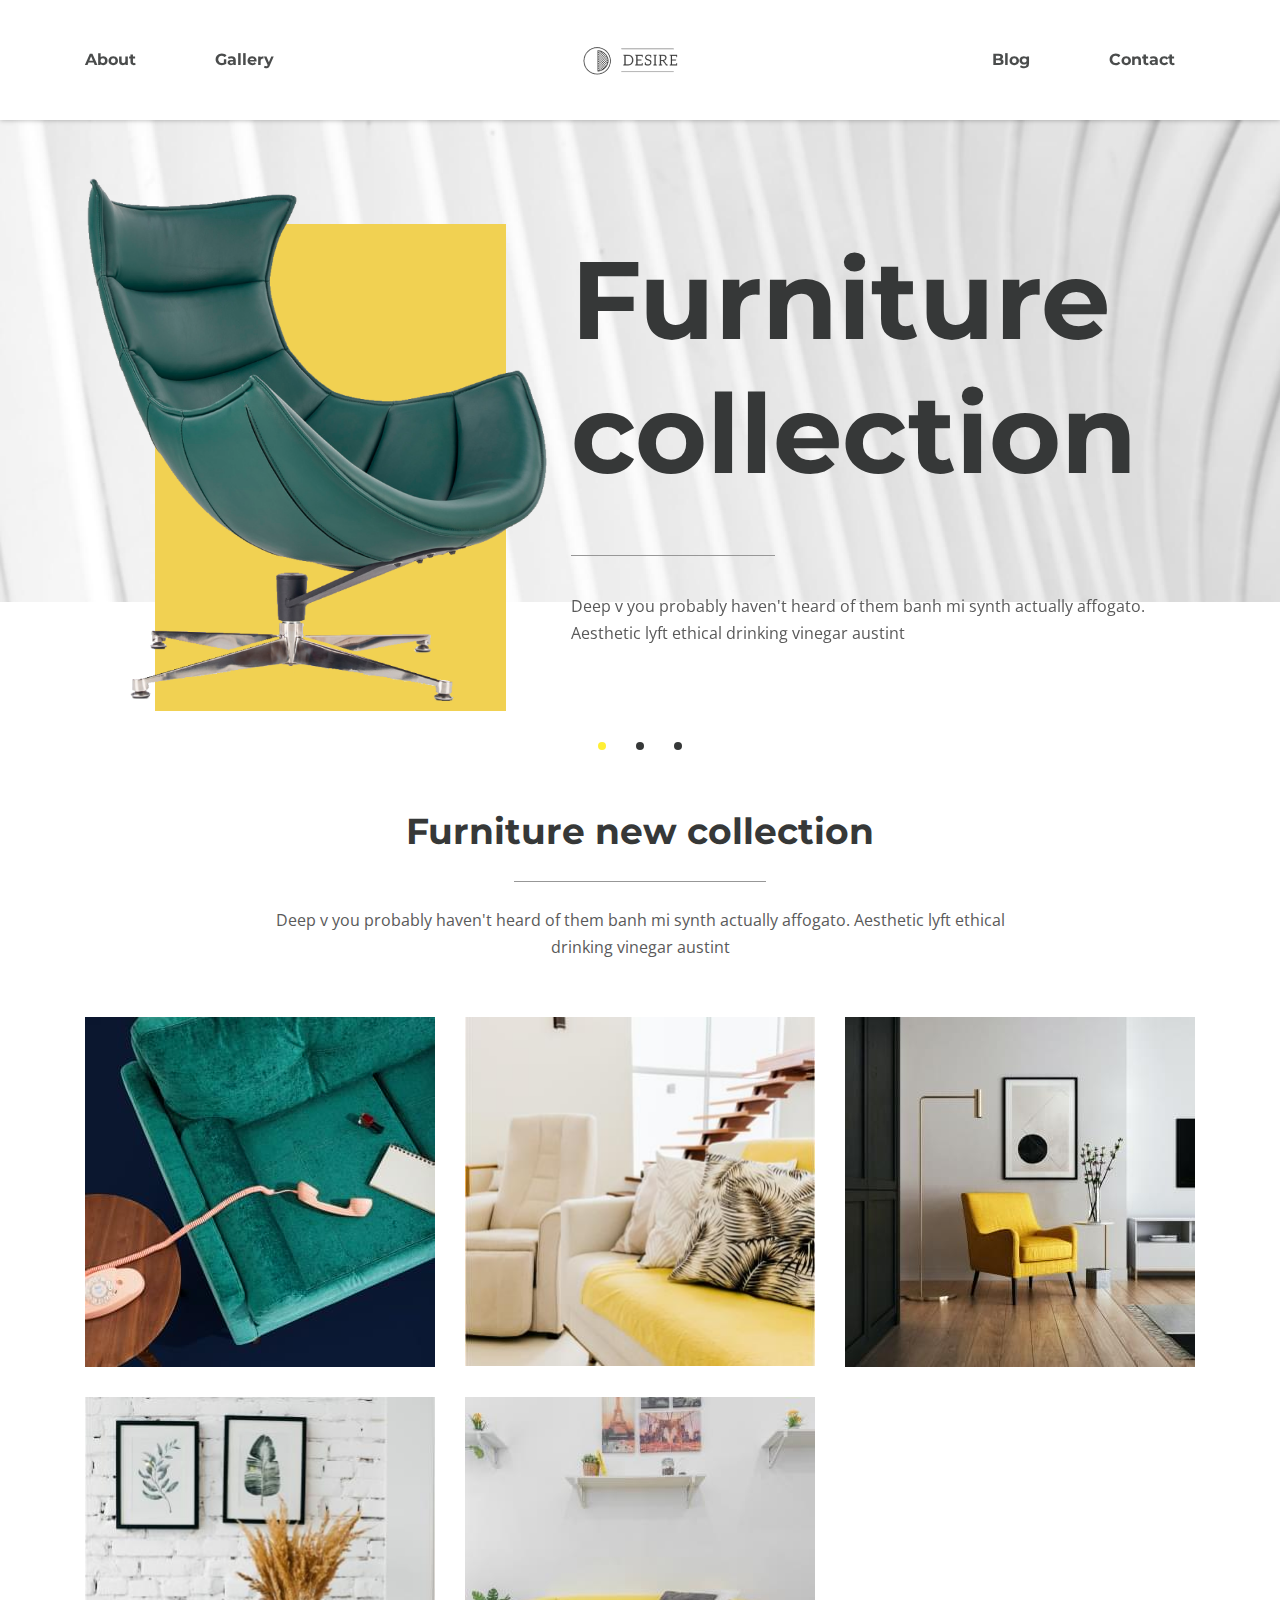
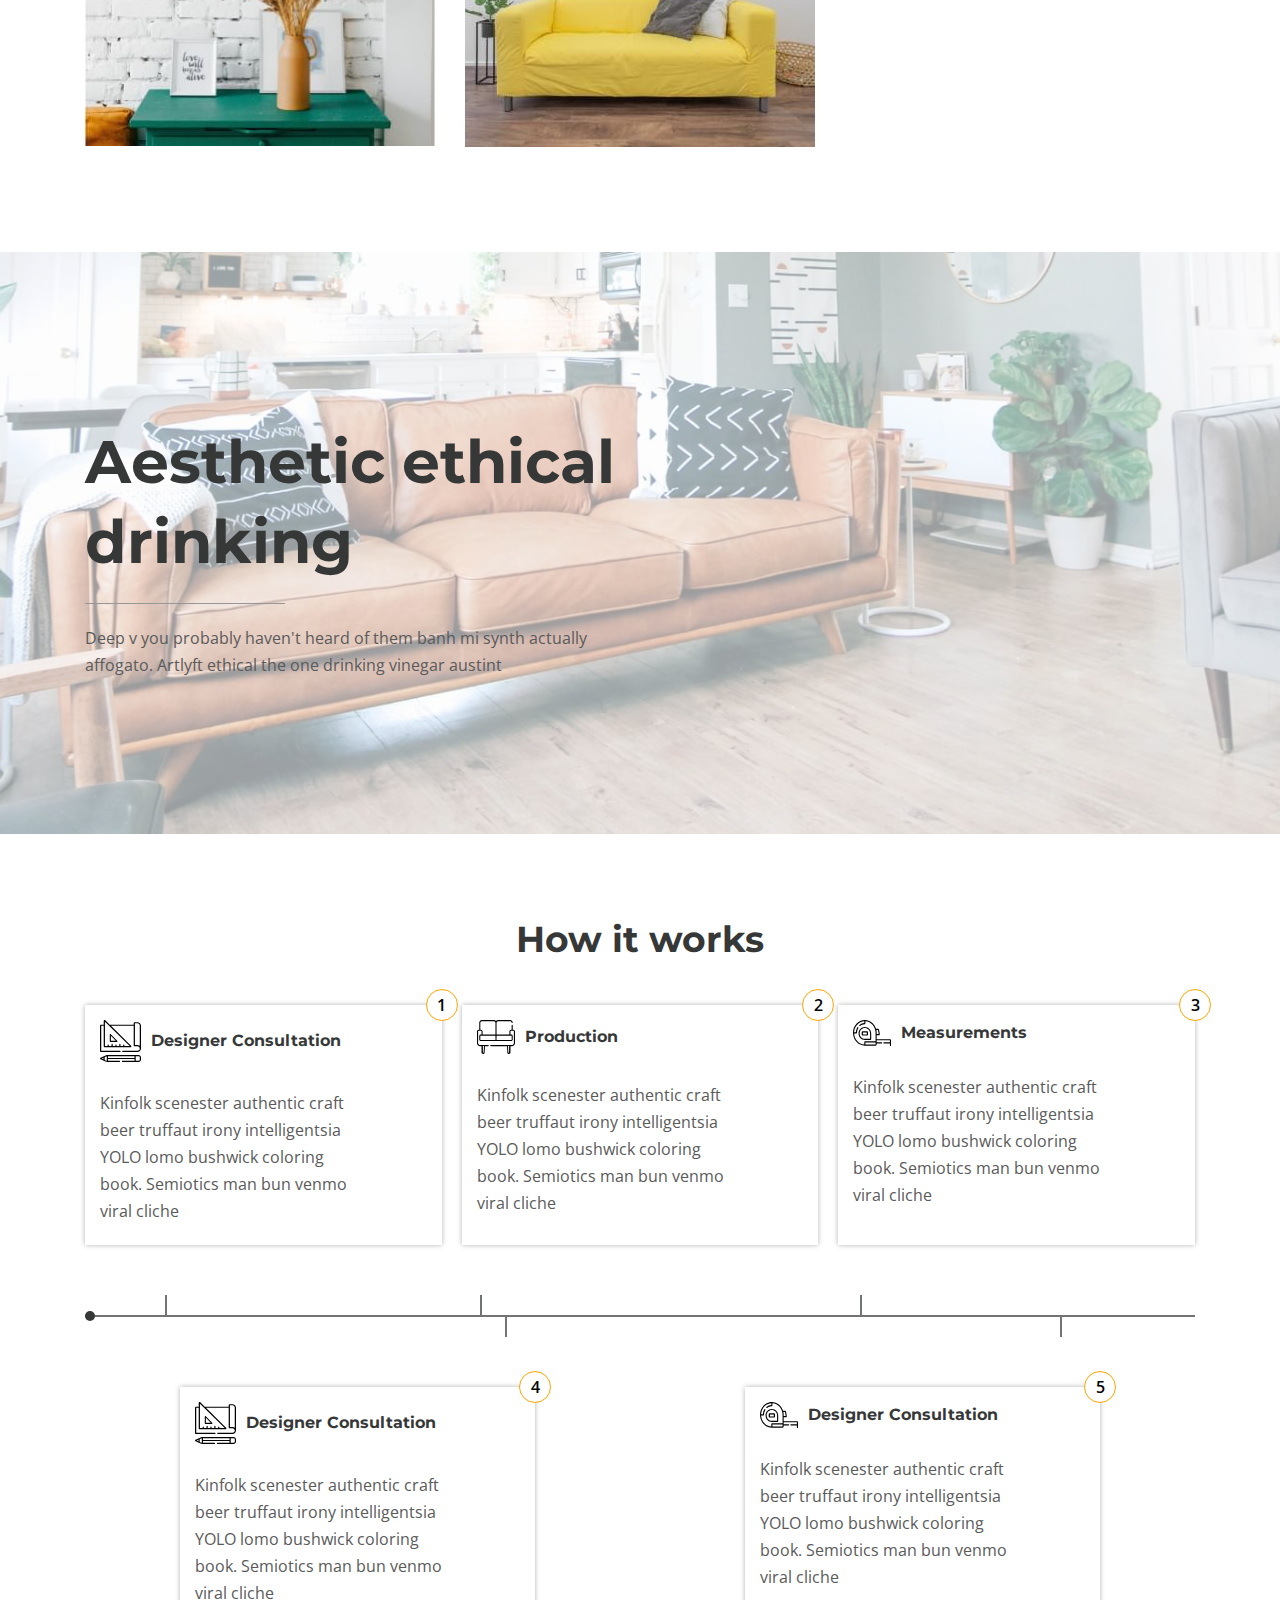
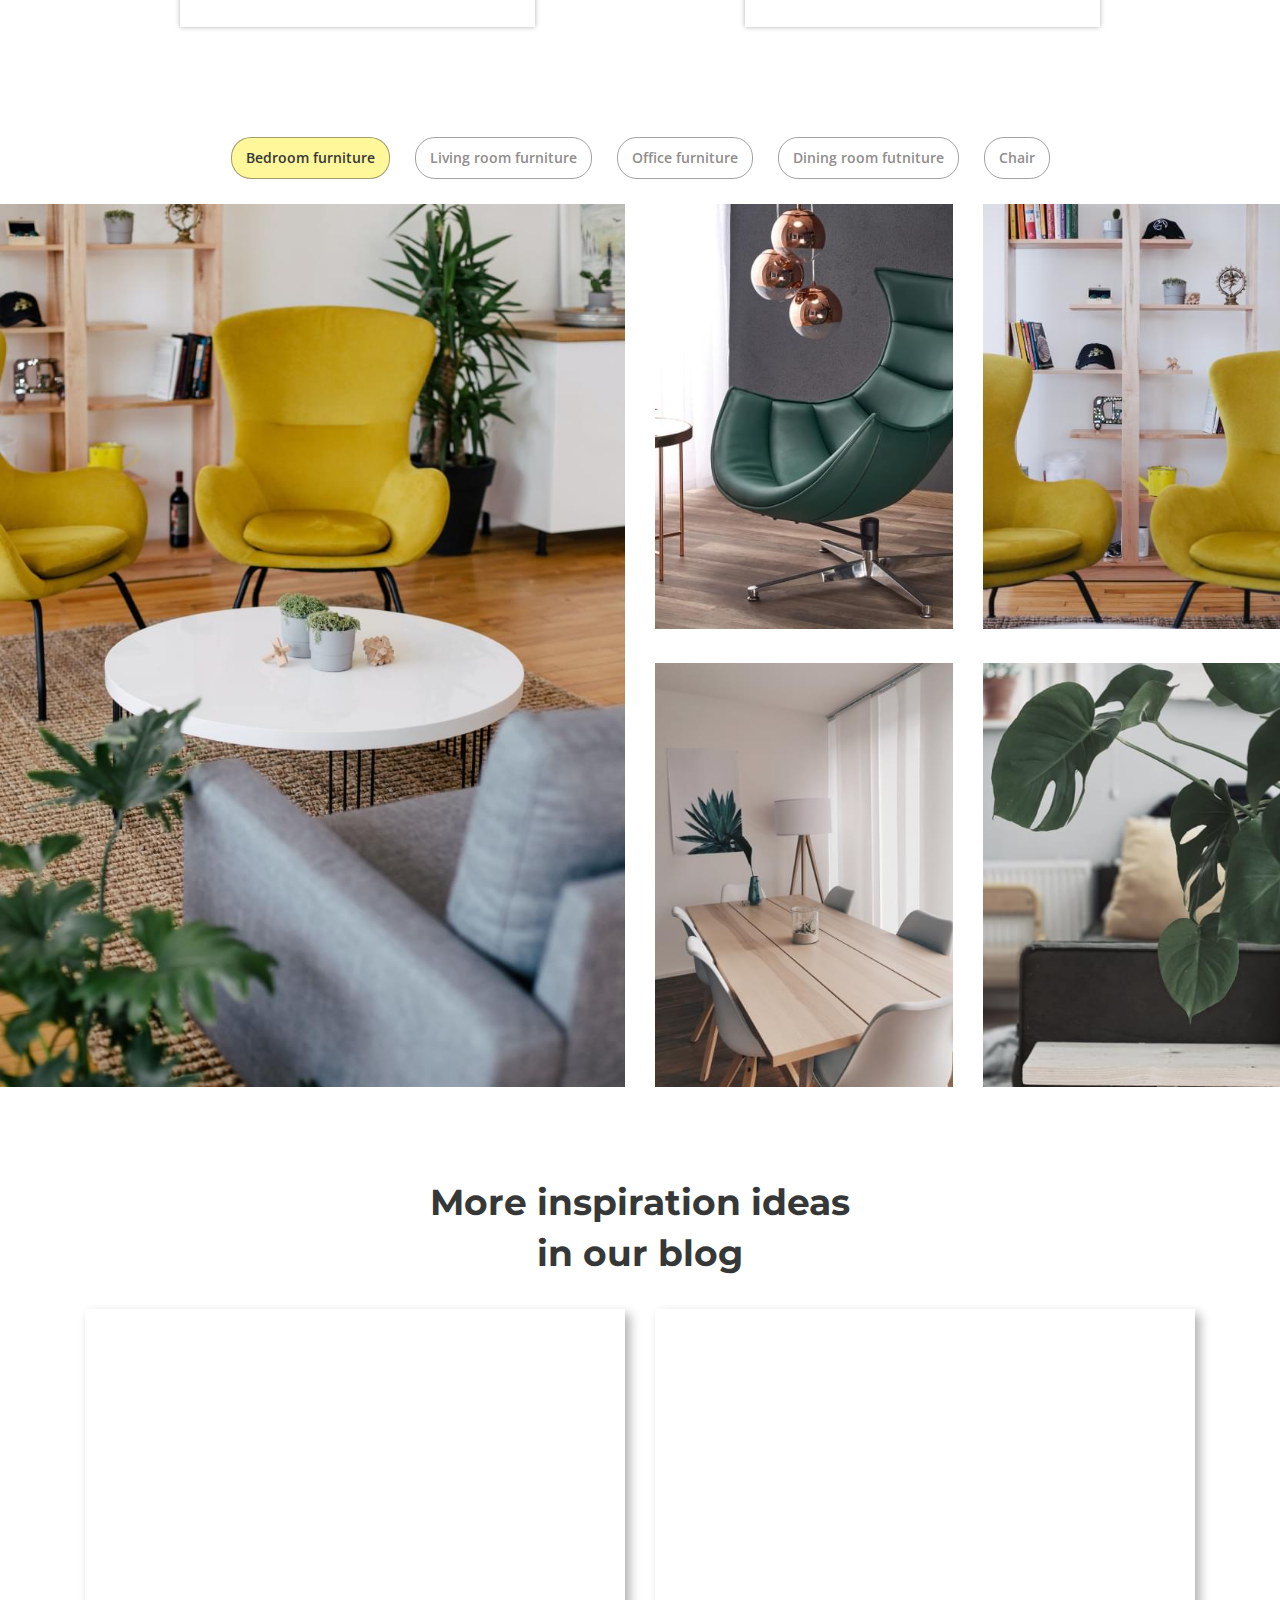
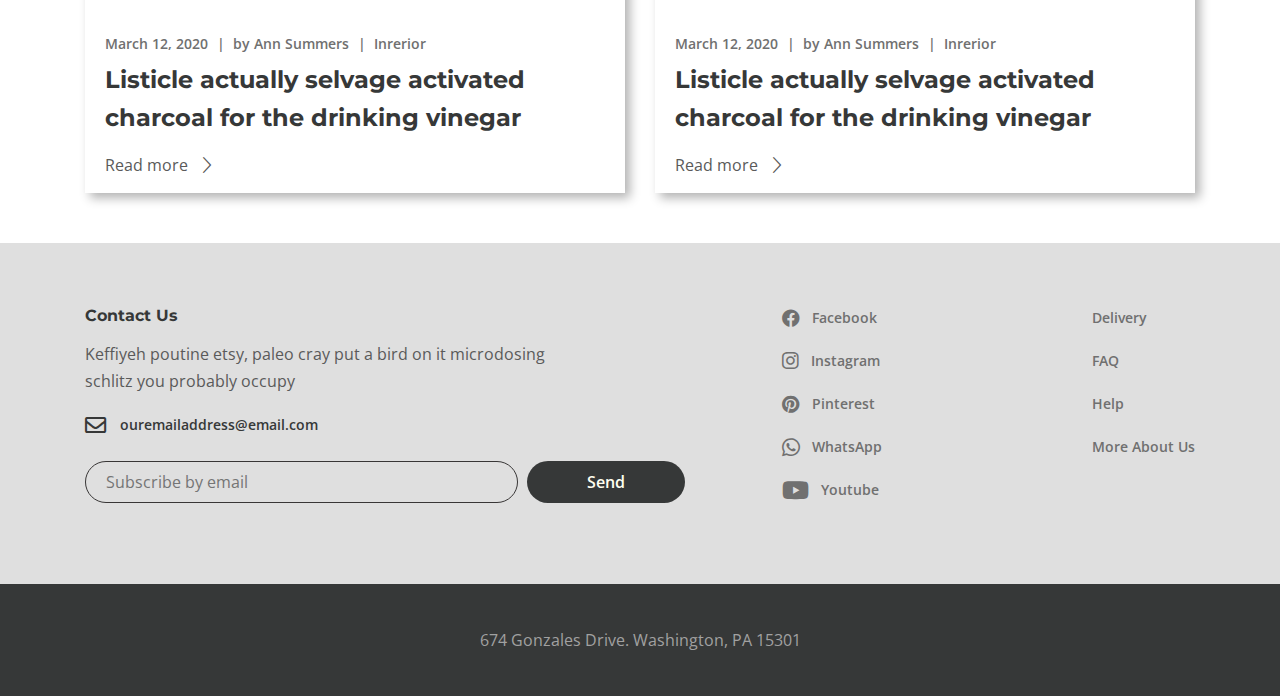
<file: home.html>
<!DOCTYPE html>
<html lang="ru">

<head>
	<title>Главная</title>
	<meta charset="UTF-8">
	<meta name="format-detection" content="telephone=no">
	<!-- <style>body{opacity: 0;}</style> -->
	<link rel="stylesheet" href="css/style.min.css?_v=20220524222215">
	<link rel="shortcut icon" href="favicon.ico">
	<!-- <meta name="robots" content="noindex, nofollow"> -->
	<meta name="viewport" content="width=device-width, initial-scale=1.0">
</head>

<body>
	<div class="wrapper">
		<header class="header">
			<div class="header__container">
				<div class="header__menu menu">
					<nav class="menu__body">
						<ul data-da=".mobile-menu__body, 768" class="menu__list menu__list_left">
							<li class="menu__item "><a href="" class="menu__link">About</a></li>
							<li class="menu__item"><a href="" class="menu__link">Gallery</a></li>
						</ul>
						<a href="#" class="menu__logo logo">
							<img class="logo__img" src="img/svg/logo.png" alt="image" />
						</a>
						<ul data-da=".mobile-menu__body, 768" class="menu__list menu__list_right">
							<li class="menu__item"><a href="" class="menu__link">Blog</a></li>
							<li class="menu__item"><a href="" class="menu__link">Contact</a></li>
						</ul>
						<button type="button" class="mobile-menu-icon menu__icon icon-menu">
							<span></span>
						</button>
					</nav>
					<nav hidden class="mobile-menu">
						<div class="mobile-menu__body"></div>
					</nav>
				</div>
			</div>
		</header>

		<main class="page page_home">
			<section class="page__main-screen main-screen">
				<div class="main-screen__container">
					<!-- Оболочка слайдера -->
					<div class="main-screen__slider swiper">
						<div class="main-screen__wrapper swiper-wrapper">
							<div class="main-screen__item swiper-slide">
								<div class="main-screen__image">
									<img data-src="img/home/main-screen/01.png" data-swiper-parallax="-300" alt="image" />
								</div>

								<div class="main-screen__content">
									<h2 class="main-screen__title" data-swiper-parallax="-400">Furniture collection</h2>
									<div class="main-screen__text" data-swiper-parallax="-500">
										Deep v you probably haven't heard of them banh mi synth
										actually affogato. Aesthetic lyft ethical drinking vinegar
										austint
									</div>
								</div>
							</div>
							<div class="main-screen__item swiper-slide">
								<div class="main-screen__image">
									<img data-src="img/home/main-screen/01.png" data-swiper-parallax="-300" alt="image" />
								</div>

								<div class="main-screen__content">
									<h2 class="main-screen__title" data-swiper-parallax="-400">Furniture collection</h2>
									<div class="main-screen__text" data-swiper-parallax="-500">
										Deep v you probably haven't heard of them banh mi synth
										actually affogato. Aesthetic lyft ethical drinking vinegar
										austint
									</div>
								</div>
							</div>
							<div class="main-screen__item swiper-slide">
								<div class="main-screen__image">
									<img data-src="img/home/main-screen/01.png" data-swiper-parallax="-300" alt="image" />
								</div>

								<div class="main-screen__content">
									<h2 class="main-screen__title" data-swiper-parallax="-400">Furniture collection</h2>
									<div class="main-screen__text" data-swiper-parallax="-500">
										Deep v you probably haven't heard of them banh mi synth
										actually affogato. Aesthetic lyft ethical drinking vinegar
										austint
									</div>
								</div>
							</div>
						</div>
						<div class="swiper-pagination swiper-pagination-common"></div>
					</div>
				</div>
			</section>

			<section class="page__collection collection-home">
				<div class="collection-home__container">
					<h2 class="collection-home__title">Furniture new collection</h2>
					<p class="collection-home__text">
						Deep v you probably haven't heard of them banh mi synth actually
						affogato. Aesthetic lyft ethical drinking vinegar austint
					</p>
				</div>
				<div class="collection-home__image-container image-container-collection">
					<ul class="image-container-collection__list">
						<li class="image-container-collection__item">
							<div class="image-container-collection__image">
								<img class="" src="img/home/furniture/01.jpg" alt="image" />
								<a href="#" class="image-container-collection__body">
									<h4 class="image-container-collection__title">
										Truffaut literally trust
									</h4>
									<div class="image-container-collection__desc">
										Living room furntiture | Chair
									</div>
								</a>
							</div>
						</li>
						<li class="image-container-collection__item">
							<div class="image-container-collection__image">
								<img class="" src="img/home/furniture/02.jpg" alt="image" />
								<a href="#" class="image-container-collection__body">
									<h4 class="image-container-collection__title">
										Truffaut literally trust
									</h4>
									<div class="image-container-collection__desc">
										Living room furntiture | Chair
									</div>
								</a>
							</div>
						</li>
						<li class="image-container-collection__item">
							<div class="image-container-collection__image">
								<img class="" src="img/home/furniture/03.jpg" alt="image" />
								<a href="#" class="image-container-collection__body">
									<h4 class="image-container-collection__title">
										Truffaut literally trust
									</h4>
									<div class="image-container-collection__desc">
										Living room furntiture | Chair
									</div>
								</a>
							</div>
						</li>
						<li class="image-container-collection__item">
							<div class="image-container-collection__image">
								<img class="" src="img/home/furniture/04.jpg" alt="image" />
								<a href="#" class="image-container-collection__body">
									<h4 class="image-container-collection__title">
										Truffaut literally trust
									</h4>
									<div class="image-container-collection__desc">
										Living room furntiture | Chair
									</div>
								</a>
							</div>
						</li>
						<li class="image-container-collection__item">
							<div class="image-container-collection__image">
								<img class="" src="img/home/furniture/05.jpg" alt="image" />
								<a href="#" class="image-container-collection__body">
									<h4 class="image-container-collection__title">
										Truffaut literally trust
									</h4>
									<div class="image-container-collection__desc">
										Living room furntiture | Chair
									</div>
								</a>
							</div>
						</li>
					</ul>
				</div>
			</section>
			<section class="page__aesthetic aesthetic-home">
				<div class="aesthetic-home__container">
					<div class="aesthetic-home__content">
						<h2 class="aesthetic-home__title">Aesthetic ethical drinking</h2>
						<p class="aesthetic-home__text">
							Deep v you probably haven't heard of them banh mi synth actually
							affogato. Artlyft ethical the one drinking vinegar austint
						</p>
					</div>
				</div>
			</section>
			<section class="page__principle principle">
				<div class="principle__container">
					<h3 class="principle__title">How it works</h3>
					<div class="principle__body">
						<ul class="principle__list principle__list_3">
							<li class="principle__item item-principle">
								<div data-spollers="767.78" class="item-principle__content spollers">
									<span>1</span>
									<div class="item-principle__item spollers__item">
										<button type="button" data-spoller class="item-principle__title spollers__title">
											<img class="item-principle__image" src="img/svg/consultation.svg" alt="image" />
											<span>Designer Consultation</span>
										</button>
										<div class="item-principle__body spollers__body">
											<div class="item-principle__text">
												Kinfolk scenester authentic craft beer truffaut irony
												intelligentsia YOLO lomo bushwick coloring book.
												Semiotics man bun venmo viral cliche
											</div>
										</div>
									</div>
								</div>
							</li>
							<li class="principle__item item-principle">
								<div data-spollers="767.78" class="item-principle__content spollers">
									<span>2</span>
									<div class="item-principle__item spollers__item">
										<button type="button" data-spoller class="item-principle__title spollers__title">
											<img class="item-principle__image" src="img/svg/production.svg" alt="image" />
											<span>Production</span>
										</button>
										<div class="item-principle__body spollers__body">
											<div class="item-principle__text">
												Kinfolk scenester authentic craft beer truffaut irony
												intelligentsia YOLO lomo bushwick coloring book.
												Semiotics man bun venmo viral cliche
											</div>
										</div>
									</div>
								</div>
							</li>
							<li class="principle__item item-principle">
								<div data-spollers="767.78" class="item-principle__content spollers">
									<span>3</span>
									<div class="item-principle__item spollers__item">
										<button type="button" data-spoller class="item-principle__title spollers__title">
											<img class="item-principle__image" src="img/svg/measurements.svg" alt="image" />
											<span>Measurements</span>
										</button>
										<div class="item-principle__body spollers__body">
											<div class="item-principle__text">
												Kinfolk scenester authentic craft beer truffaut irony
												intelligentsia YOLO lomo bushwick coloring book.
												Semiotics man bun venmo viral cliche
											</div>
										</div>
									</div>
								</div>
							</li>
						</ul>
						<div class="principle__way-line way-line">
							<div class="way-line__start"></div>
							<div class="way-line__step way-line__step_one"></div>
							<div class="way-line__step way-line__step_two"></div>
							<div class="way-line__step way-line__step_three"></div>
							<div class="way-line__step way-line__step_four"></div>
							<div class="way-line__step way-line__step_five"></div>
						</div>

						<ul class="principle__list principle__list_2">
							<li class="principle__item item-principle">
								<div data-spollers="767.78" class="item-principle__content spollers">
									<span>4</span>
									<div class="item-principle__item spollers__item">
										<button type="button" data-spoller class="item-principle__title spollers__title">
											<img class="item-principle__image" src="img/svg/consultation.svg" alt="image" />
											<span>Designer Consultation</span>
										</button>
										<div class="item-principle__body spollers__body">
											<div class="item-principle__text">
												Kinfolk scenester authentic craft beer truffaut irony
												intelligentsia YOLO lomo bushwick coloring book.
												Semiotics man bun venmo viral cliche
											</div>
										</div>
									</div>
								</div>
							</li>
							<li class="principle__item item-principle">
								<div data-spollers="767.78" class="item-principle__content spollers">
									<span>5</span>
									<div class="item-principle__item spollers__item">
										<button type="button" data-spoller class="item-principle__title spollers__title">
											<img class="item-principle__image" src="img/svg/measurements.svg" alt="image" />
											<span>Designer Consultation</span>
										</button>
										<div class="item-principle__body spollers__body">
											<div class="item-principle__text">
												Kinfolk scenester authentic craft beer truffaut irony
												intelligentsia YOLO lomo bushwick coloring book.
												Semiotics man bun venmo viral cliche
											</div>
										</div>
									</div>
								</div>
							</li>
						</ul>
					</div>
				</div>
			</section>
			<section class="page__gallery gallery-main">
				<div class="gallery-main__body">
					<div data-tabs class="gallery-main__gallery">
						<nav data-tabs-titles class="gallery-main__gallery-navigation gallery-main__container">
							<button type="button" class="gallery-main__gallery-title _tab-active">
								Bedroom furniture
							</button>
							<button type="button" class="gallery-main__gallery-title">
								Living room furniture
							</button>
							<button type="button" class="gallery-main__gallery-title">
								Office furniture
							</button>
							<button type="button" class="gallery-main__gallery-title">
								Dining room futniture
							</button>
							<button type="button" class="gallery-main__gallery-title">
								Chair
							</button>
						</nav>
						<div data-tabs-body class="gallery-main__gallery-content">
							<div class="gallery-main__gallery-body">
								<div class="gallery-main__gallery-body-inner">
									<div class="gallery-main__item gallery-main__item_row_2">
										<img src="img/home/gallery/01.jpg" alt="image" />
									</div>
									<div class="gallery-main__item">
										<img src="img/home/gallery/02.jpg" alt="image" />
									</div>
									<div class="gallery-main__item">
										<img src="img/home/gallery/03.jpg" alt="image" />
									</div>
									<div class="gallery-main__item">
										<img src="img/home/gallery/04.jpg" alt="image" />
									</div>
									<div class="gallery-main__item">
										<img src="img/home/gallery/05.jpg" alt="image" />
									</div>
								</div>
							</div>
							<div class="gallery-main__gallery-body">
								<div class="gallery-main__gallery-body-inner">
									<div class="gallery-main__item gallery-main__item_row_2">
										<img src="img/home/gallery/01.jpg" alt="image" />
									</div>
									<div class="gallery-main__item">
										<img src="img/home/gallery/02.jpg" alt="image" />
									</div>
									<div class="gallery-main__item">
										<img src="img/home/gallery/03.jpg" alt="image" />
									</div>
									<div class="gallery-main__item">
										<img src="img/home/gallery/04.jpg" alt="image" />
									</div>
									<div class="gallery-main__item">
										<img src="img/home/gallery/05.jpg" alt="image" />
									</div>
								</div>
							</div>
							<div class="gallery-main__gallery-body">
								<div class="gallery-main__gallery-body-inner">
									<div class="gallery-main__item gallery-main__item_row_2">
										<img src="img/home/gallery/01.jpg" alt="image" />
									</div>
									<div class="gallery-main__item">
										<img src="img/home/gallery/02.jpg" alt="image" />
									</div>
									<div class="gallery-main__item">
										<img src="img/home/gallery/03.jpg" alt="image" />
									</div>
									<div class="gallery-main__item">
										<img src="img/home/gallery/05.jpg" alt="image" />
									</div>
									<div class="gallery-main__item">
										<img src="img/home/gallery/04.jpg" alt="image" />
									</div>
								</div>
							</div>
							<div class="gallery-main__gallery-body">
								<div class="gallery-main__gallery-body-inner">
									<div class="gallery-main__item gallery-main__item_row_2">
										<img src="img/home/gallery/01.jpg" alt="image" />
									</div>
									<div class="gallery-main__item">
										<img src="img/home/gallery/02.jpg" alt="image" />
									</div>
									<div class="gallery-main__item">
										<img src="img/home/gallery/03.jpg" alt="image" />
									</div>
									<div class="gallery-main__item">
										<img src="img/home/gallery/04.jpg" alt="image" />
									</div>
									<div class="gallery-main__item">
										<img src="img/home/gallery/05.jpg" alt="image" />
									</div>
								</div>
							</div>
							<div class="gallery-main__gallery-body">
								<div class="gallery-main__gallery-body-inner">
									<div class="gallery-main__item gallery-main__item_row_2">
										<img src="img/home/gallery/01.jpg" alt="image" />
									</div>
									<div class="gallery-main__item">
										<img src="img/home/gallery/02.jpg" alt="image" />
									</div>
									<div class="gallery-main__item">
										<img src="img/home/gallery/03.jpg" alt="image" />
									</div>
									<div class="gallery-main__item">
										<img src="img/home/gallery/05.jpg" alt="image" />
									</div>
									<div class="gallery-main__item">
										<img src="img/home/gallery/04.jpg" alt="image" />
									</div>
								</div>
							</div>
						</div>
					</div>
				</div>
			</section>
			<section class="page__blog blog-home">
				<div class="blog-home__container">
					<h3 class="blog-home__title">More inspiration ideas in our blog</h3>
					<ul class="blog-home__articles">
						<li class="blog-home__articles-item">
							<article class="blog-home__article article-blog">
								<a href="#" class="article-blog__image-ibg"><img data-src="img/home/articles/01.jpg" alt="image" /></a>
								<div class="article-blog__body">
									<div class="article-blog__line-info">
										<span class="article-blog__date">March 12, 2020 </span>
										<span class="article-blog__author">by Ann Summers</span>
										<span class="article-blog__category">Inrerior</span>
									</div>
									<h4 class="article-blog__heading">
										Listicle actually selvage activated charcoal for the
										drinking vinegar
									</h4>
									<a href="#" class="article-blog__link">
										<span>Read more</span></a>
								</div>
							</article>
						</li>
						<li class="blog-home__articles-item">
							<article class="blog-home__article article-blog">
								<a href="#" class="article-blog__image-ibg"><img data-src="img/home/articles/02.jpg" alt="image" /></a>
								<div class="article-blog__body">
									<div class="article-blog__line-info">
										<span class="article-blog__date">March 12, 2020 </span>
										<span class="article-blog__author">by Ann Summers</span>
										<span class="article-blog__category">Inrerior</span>
									</div>
									<h4 class="article-blog__heading">
										Listicle actually selvage activated charcoal for the
										drinking vinegar
									</h4>
									<a href="#" class="article-blog__link">
										<span>Read more</span>
									</a>
								</div>
							</article>
						</li>
					</ul>
				</div>
			</section>
		</main>
		<footer class="footer">
			<div class="footer__content content-footer">
				<div class="content-footer__container">
					<div class="content-footer__form form-footer">
						<a href="#" class="form-footer__title">Contact Us</a>
						<div class="form-footer__desc">
							Keffiyeh poutine etsy, paleo cray put a bird on it microdosing schlitz
							you probably occupy
						</div>
						<a href="ouremailaddress@email.com" class="form-footer__email-link _icon-email"><span> ouremailaddress@email.com</span></a>

						<form class="form-footer__form" action="#" method="post">
							<input autocomplete="off" type="text" name="form[]" data-error="Ошибка" placeholder="Subscribe by email" class="form-footer__email input" />
							<button type="submit" class="form-footer__button button">Send</button>
						</form>
					</div>
					<nav class="content-footer__navigation navigation-footer">
						<ul class="navigation-footer__list">
							<li class="navigation-footer__item">
								<a href="#" class="navigation-footer__link _icon-facebook">
									<span> Facebook</span></a>
							</li>
							<li class="navigation-footer__item">
								<a href="#" class="navigation-footer__link _icon-instagram">
									<span> Instagram</span></a>
							</li>
							<li class="navigation-footer__item">
								<a href="#" class="navigation-footer__link _icon-pinterest">
									<span> Pinterest</span></a>
							</li>
							<li class="navigation-footer__item">
								<a href="#" class="navigation-footer__link _icon-whatsapp">
									<span> WhatsApp</span></a>
							</li>
							<li class="navigation-footer__item">
								<a href="#" class="navigation-footer__link _icon-youtube">
									<span> Youtube</span></a>
							</li>
						</ul>
						<ul class="navigation-footer__list">
							<li class="navigation-footer__item">
								<a href="#" class="navigation-footer__link">
									<span> Delivery</span></a>
							</li>
							<li class="navigation-footer__item">
								<a href="#" class="navigation-footer__link"> <span> FAQ</span></a>
							</li>
							<li class="navigation-footer__item">
								<a href="#" class="navigation-footer__link"> <span> Help</span></a>
							</li>
							<li class="navigation-footer__item">
								<a href="#" class="navigation-footer__link">
									<span> More About Us </span></a>
							</li>
						</ul>
					</nav>
				</div>
			</div>
			<div class="footer__copy copy-footer">
				<div class="copy-footer__container">
					<div class="copy-footer__copy">
						674 Gonzales Drive. Washington, PA 15301
					</div>
				</div>
			</div>
		</footer>

	</div>
	<!-- <div id="popup" aria-hidden="true" class="popup">
	<div class="popup__wrapper">
		<div class="popup__content">
			<button data-close type="button" class="popup__close">Закрыть</button>
			<div class="popup__text">
				Text
			</div>
		</div>
	</div>
</div> -->
	<script src="js/app.min.js?_v=20220524222215"></script>
</body>

</html>
</file>
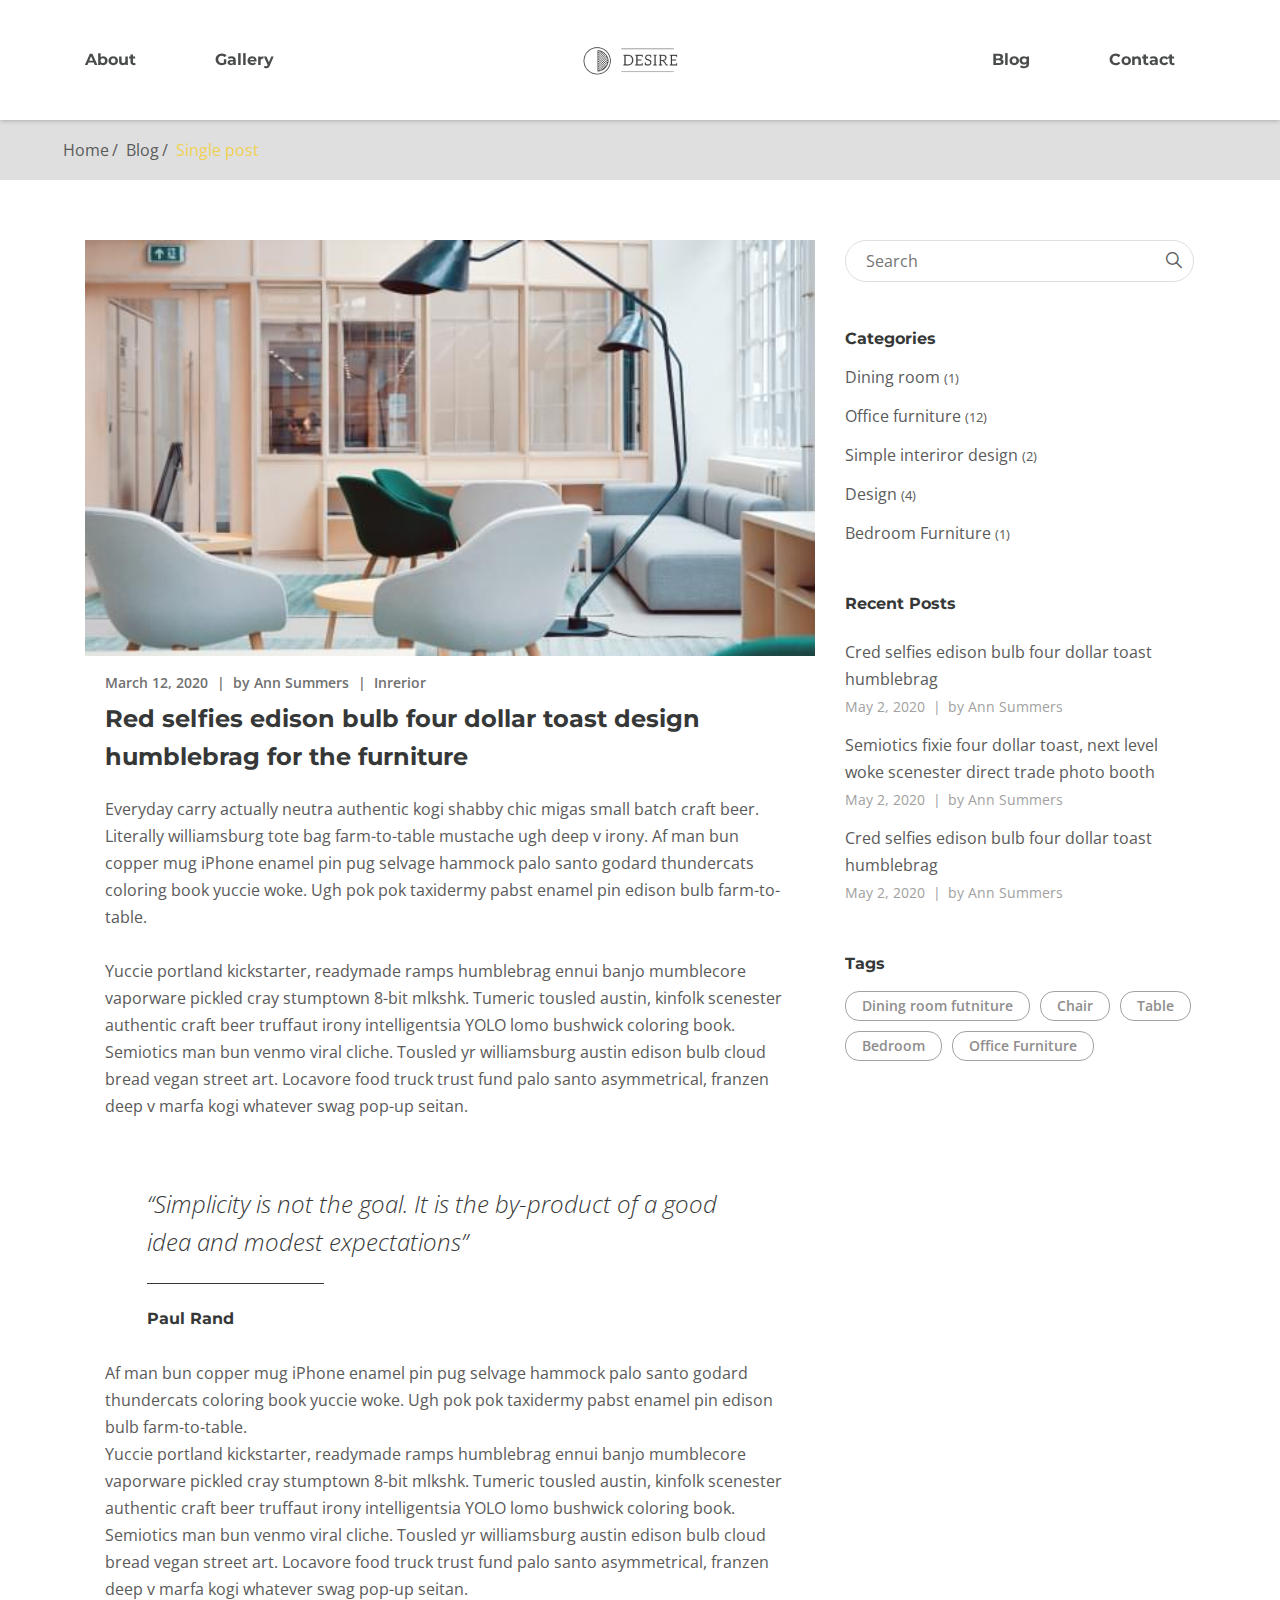
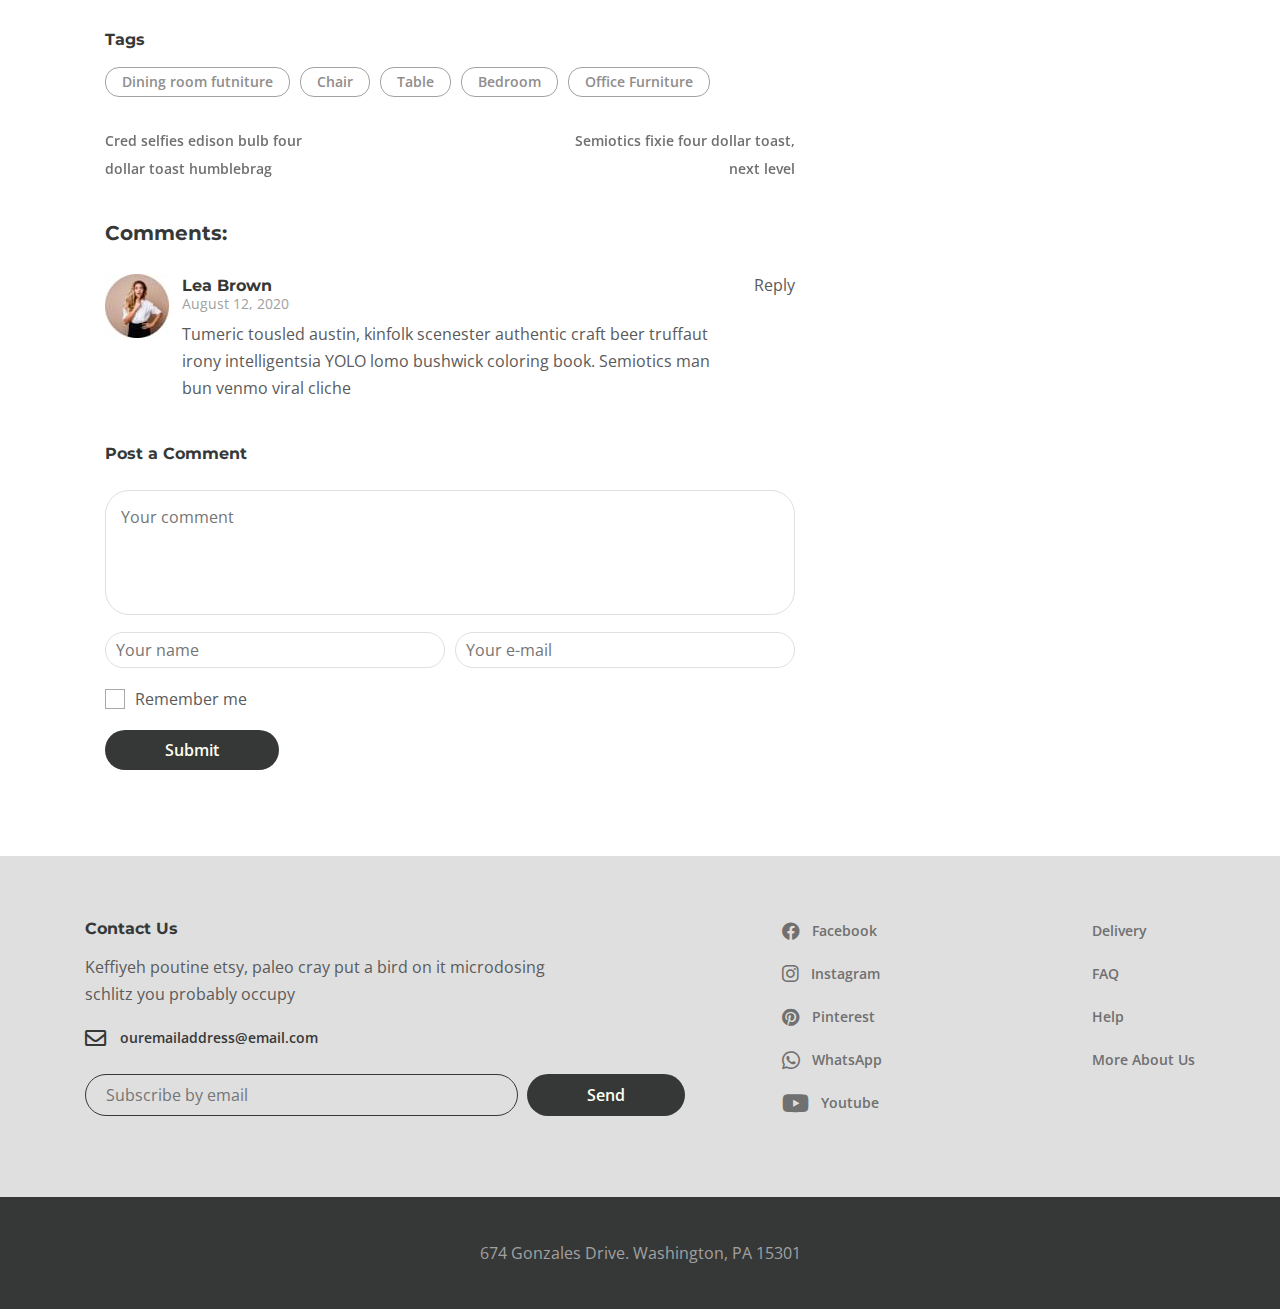
<file: single-post.html>
<!DOCTYPE html>
<html lang="ru">

<head>
	<title>Пост</title>
	<meta charset="UTF-8">
	<meta name="format-detection" content="telephone=no">
	<!-- <style>body{opacity: 0;}</style> -->
	<link rel="stylesheet" href="css/style.min.css?_v=20220524222215">
	<link rel="shortcut icon" href="favicon.ico">
	<!-- <meta name="robots" content="noindex, nofollow"> -->
	<meta name="viewport" content="width=device-width, initial-scale=1.0">
</head>

<body>
	<div class="wrapper">
		<header class="header">
			<div class="header__container">
				<div class="header__menu menu">
					<nav class="menu__body">
						<ul data-da=".mobile-menu__body, 768" class="menu__list menu__list_left">
							<li class="menu__item "><a href="" class="menu__link">About</a></li>
							<li class="menu__item"><a href="" class="menu__link">Gallery</a></li>
						</ul>
						<a href="#" class="menu__logo logo">
							<img class="logo__img" src="img/svg/logo.png" alt="image" />
						</a>
						<ul data-da=".mobile-menu__body, 768" class="menu__list menu__list_right">
							<li class="menu__item"><a href="" class="menu__link">Blog</a></li>
							<li class="menu__item"><a href="" class="menu__link">Contact</a></li>
						</ul>
						<button type="button" class="mobile-menu-icon menu__icon icon-menu">
							<span></span>
						</button>
					</nav>
					<nav hidden class="mobile-menu">
						<div class="mobile-menu__body"></div>
					</nav>
				</div>
			</div>
		</header>

		<main class="page page_blog">
			<div class="breadcrumbs">
				<div class="breadcrumbs__body">
					<ul class="breadcrumbs__list">
						<li class="breadcrumbs__item">
							<a href="home.html" class="breadcrumbs__link">Home</a>
						</li>
						<li class="breadcrumbs__item">
							<a href="blog.html" class="breadcrumbs__link">Blog</a>
						</li>
						<li class="breadcrumbs__item">
							<div class="breadcrumbs__link _current">Single post</div>
						</li>
					</ul>
				</div>
			</div>
			<section class="page__blog-main blog-main">
				<div class="blog-main__container">
					<div class="blog-main__body">
						<div class="blog-main__content content-blog">
							<article class="blog-home__article article-blog article-blog_single">
								<a href="#" class="article-blog__image-ibg"><img data-src="img/home/articles/01.jpg" alt="image" /></a>
								<div class="article-blog__body">
									<div class="article-blog__line-info">
										<span class="article-blog__date">March 12, 2020 </span>
										<span class="article-blog__author">by Ann Summers</span>
										<span class="article-blog__category">Inrerior</span>
									</div>
									<h4 class="article-blog__heading">
										Red selfies edison bulb four dollar toast design
										humblebrag for the furniture
									</h4>
									<div class="article-blog__text">
										Everyday carry actually neutra authentic kogi shabby chic
										migas small batch craft beer. Literally williamsburg tote
										bag farm-to-table mustache ugh deep v irony. Af man bun
										copper mug iPhone enamel pin pug selvage hammock palo
										santo godard thundercats coloring book yuccie woke. Ugh
										pok pok taxidermy pabst enamel pin edison bulb
										farm-to-table.
										<br />
										<br />
										Yuccie portland kickstarter, readymade ramps humblebrag
										ennui banjo mumblecore vaporware pickled cray stumptown
										8-bit mlkshk. Tumeric tousled austin, kinfolk scenester
										authentic craft beer truffaut irony intelligentsia YOLO
										lomo bushwick coloring book. Semiotics man bun venmo viral
										cliche. Tousled yr williamsburg austin edison bulb cloud
										bread vegan street art. Locavore food truck trust fund
										palo santo asymmetrical, franzen deep v marfa kogi
										whatever swag pop-up seitan.
									</div>
									<div class="article-blog__quote quote-article-blog">
										<q class="quote-article-blog__item">
											“Simplicity is not the goal. It is the by-product of a
											good idea and modest expectations”
										</q>
										<div class="quote-article-blog__author">Paul Rand</div>
									</div>
									<div class="article-blog__text">
										Af man bun copper mug iPhone enamel pin pug selvage
										hammock palo santo godard thundercats coloring book yuccie
										woke. Ugh pok pok taxidermy pabst enamel pin edison bulb
										farm-to-table.
										<br />
										Yuccie portland kickstarter, readymade ramps humblebrag
										ennui banjo mumblecore vaporware pickled cray stumptown
										8-bit mlkshk. Tumeric tousled austin, kinfolk scenester
										authentic craft beer truffaut irony intelligentsia YOLO
										lomo bushwick coloring book. Semiotics man bun venmo viral
										cliche. Tousled yr williamsburg austin edison bulb cloud
										bread vegan street art. Locavore food truck trust fund
										palo santo asymmetrical, franzen deep v marfa kogi
										whatever swag pop-up seitan.
									</div>
									<div class="article-blog__tags tags-info-blog">
										<div class="tags-info-blog__title info-blog__title">
											Tags
										</div>
										<ul class="info-blog__list tags-info-blog__list">
											<li class="tags-info-blog__item">
												<button type="button" class="tags-info-blog__button">
													Dining room futniture
												</button>
											</li>
											<li class="tags-info-blog__item">
												<button type="button" class="tags-info-blog__button">
													Chair
												</button>
											</li>
											<li class="tags-info-blog__item">
												<button type="button" class="tags-info-blog__button">
													Table
												</button>
											</li>
											<li class="tags-info-blog__item">
												<button type="button" class="tags-info-blog__button">
													Bedroom
												</button>
											</li>
											<li class="tags-info-blog__item">
												<button type="button" class="tags-info-blog__button">
													Office Furniture
												</button>
											</li>
										</ul>
									</div>
									<div class="article-blog__slider swiper">
										<div class="article-blog__wrapper swiper-wrapper">
											<div class="article-blog__slide swiper-slide">
												<div class="article-blog__slide-inner">
													<div class="article-blog__slide-text-left">Cred selfies edison bulb four dollar toast humblebrag</div>
													<div class="article-blog__slide-text-right">Semiotics fixie four dollar toast, next level</div>
												</div>
											</div>
											<div class="article-blog__slide swiper-slide">
												<div class="article-blog__slide-inner">
													<div class="article-blog__slide-text-left">Cred selfies edison bulb four dollar toast humblebrag</div>
													<div class="article-blog__slide-text-right">Semiotics fixie four dollar toast, next level</div>
												</div>
											</div>
										</div>
									</div>
									<div class="article-blog__comments comments-article-blog">
										<div class="comments-article-blog__title">Comments:</div>
										<div class="comments-article-blog__info info-comments-article">
											<img class="info-comments-article__avatar" src="img/single-post/avatar.jpg" alt="image">
											<div class="info-comments-article__inner">
												<div class="info-comments-article__name">Lea Brown</div>
												<div class="info-comments-article__date">August 12, 2020</div>
												<div class="info-comments-article__text">Tumeric tousled austin, kinfolk scenester authentic craft beer truffaut irony intelligentsia YOLO lomo bushwick coloring book. Semiotics man bun venmo viral cliche</div>
											</div>
											<button type="button" class="info-comments-article__reply">Reply</button>
										</div>
										<div class="comments-article-blog__title comments-article-blog__title_less">Post a Comment</div>
										<form action="#" method="post" class="comments-article-blog__form">
											<textarea class="comments-article-blog__text" name="#" id="" cols="30" rows="10" placeholder="Your comment"></textarea>
											<div class="comments-article-blog__line">
												<input autocomplete="off" type="text" name="form[]" data-error="Ошибка" placeholder="Your name" class="comments-article-blog__input-name">
												<input autocomplete="off" type="text" name="form[]" data-error="Ошибка" placeholder="Your e-mail" class="comments-article-blog__input-email">
											</div>
											<div class="comments-article-blog__checkbox checkbox">
												<input id="c_1" data-error="Ошибка" class="checkbox__input" type="checkbox" value="1" name="form[]">
												<label for="c_1" class="checkbox__label"><span class="checkbox__text">Remember me</span></label>
											</div>
											<button type="submit" class="button">Submit</button>
										</form>
									</div>
								</div>
							</article>
						</div>
						<div class="blog-main__info info-blog">
							<div class="info-blog__body">
								<div class="info-blog__search">
									<input autocomplete="off" type="text" name="form[]" data-error="Ошибка" placeholder="Search" class="info-blog__search-input input input_bg_white" />
									<button type="button" class="info-blog__button _icon-search"></button>
								</div>
								<div class="categories-info-blog">
									<div class="categories-info-blog__title info-blog__title">
										Categories
									</div>
									<ul class="info-blog__list categories-info-blog__list">
										<li class="categories-info-blog__item">
											<a href="#" class="categories-info-blog__link">Dining room <small>(1)</small></a>
										</li>
										<li class="categories-info-blog__item">
											<a href="#" class="categories-info-blog__link">Office furniture <small>(12)</small></a>
										</li>
										<li class="categories-info-blog__item">
											<a href="#" class="categories-info-blog__link">Simple interiror design <small>(2)</small></a>
										</li>
										<li class="categories-info-blog__item">
											<a href="#" class="categories-info-blog__link">Design <small>(4)</small></a>
										</li>
										<li class="categories-info-blog__item">
											<a href="#" class="categories-info-blog__link">Bedroom Furniture <small>(1)</small></a>
										</li>
									</ul>
								</div>
								<div class="posts-info-blog">
									<div class="posts-info-blog__title info-blog__title">
										Recent Posts
									</div>
									<ul class="info-blog__list posts-info-blog__list">
										<li class="posts-info-blog__item">
											<a href="#" class="posts-info-blog__link">Cred selfies edison bulb four dollar toast
												humblebrag</a>
											<div class="posts-info-blog__date">
												<span class="posts-info-blog__date-day">May 2, 2020
												</span>
												<span class="posts-info-blog__date-author">
													by Ann Summers</span>
											</div>
										</li>
										<li class="posts-info-blog__item">
											<a href="#" class="posts-info-blog__link">Semiotics fixie four dollar toast, next level woke
												scenester direct trade photo booth</a>
											<div class="posts-info-blog__date">
												<span class="posts-info-blog__date-day">May 2, 2020
												</span>
												<span class="posts-info-blog__date-author">
													by Ann Summers</span>
											</div>
										</li>
										<li class="posts-info-blog__item">
											<a href="#" class="posts-info-blog__link">Cred selfies edison bulb four dollar toast
												humblebrag</a>
											<div class="posts-info-blog__date">
												<span class="posts-info-blog__date-day">May 2, 2020
												</span>
												<span class="posts-info-blog__date-author">
													by Ann Summers</span>
											</div>
										</li>
									</ul>
								</div>
								<div class="tags-info-blog">
									<div class="tags-info-blog__title info-blog__title">
										Tags
									</div>
									<ul class="info-blog__list tags-info-blog__list">
										<li class="tags-info-blog__item">
											<button type="button" class="tags-info-blog__button">
												Dining room futniture
											</button>
										</li>
										<li class="tags-info-blog__item">
											<button type="button" class="tags-info-blog__button">
												Chair
											</button>
										</li>
										<li class="tags-info-blog__item">
											<button type="button" class="tags-info-blog__button">
												Table
											</button>
										</li>
										<li class="tags-info-blog__item">
											<button type="button" class="tags-info-blog__button">
												Bedroom
											</button>
										</li>
										<li class="tags-info-blog__item">
											<button type="button" class="tags-info-blog__button">
												Office Furniture
											</button>
										</li>
									</ul>
								</div>
								<div class="social-info-blog">
									<ul class="info-blog__list social-info-blog__дшые">
										<li class="social-info-blog__item">
											<a href="#" class="social-info-blog__link"></a>
										</li>
									</ul>
								</div>
							</div>
						</div>
					</div>
				</div>
			</section>
		</main>
		<footer class="footer">
			<div class="footer__content content-footer">
				<div class="content-footer__container">
					<div class="content-footer__form form-footer">
						<a href="#" class="form-footer__title">Contact Us</a>
						<div class="form-footer__desc">
							Keffiyeh poutine etsy, paleo cray put a bird on it microdosing schlitz
							you probably occupy
						</div>
						<a href="ouremailaddress@email.com" class="form-footer__email-link _icon-email"><span> ouremailaddress@email.com</span></a>

						<form class="form-footer__form" action="#" method="post">
							<input autocomplete="off" type="text" name="form[]" data-error="Ошибка" placeholder="Subscribe by email" class="form-footer__email input" />
							<button type="submit" class="form-footer__button button">Send</button>
						</form>
					</div>
					<nav class="content-footer__navigation navigation-footer">
						<ul class="navigation-footer__list">
							<li class="navigation-footer__item">
								<a href="#" class="navigation-footer__link _icon-facebook">
									<span> Facebook</span></a>
							</li>
							<li class="navigation-footer__item">
								<a href="#" class="navigation-footer__link _icon-instagram">
									<span> Instagram</span></a>
							</li>
							<li class="navigation-footer__item">
								<a href="#" class="navigation-footer__link _icon-pinterest">
									<span> Pinterest</span></a>
							</li>
							<li class="navigation-footer__item">
								<a href="#" class="navigation-footer__link _icon-whatsapp">
									<span> WhatsApp</span></a>
							</li>
							<li class="navigation-footer__item">
								<a href="#" class="navigation-footer__link _icon-youtube">
									<span> Youtube</span></a>
							</li>
						</ul>
						<ul class="navigation-footer__list">
							<li class="navigation-footer__item">
								<a href="#" class="navigation-footer__link">
									<span> Delivery</span></a>
							</li>
							<li class="navigation-footer__item">
								<a href="#" class="navigation-footer__link"> <span> FAQ</span></a>
							</li>
							<li class="navigation-footer__item">
								<a href="#" class="navigation-footer__link"> <span> Help</span></a>
							</li>
							<li class="navigation-footer__item">
								<a href="#" class="navigation-footer__link">
									<span> More About Us </span></a>
							</li>
						</ul>
					</nav>
				</div>
			</div>
			<div class="footer__copy copy-footer">
				<div class="copy-footer__container">
					<div class="copy-footer__copy">
						674 Gonzales Drive. Washington, PA 15301
					</div>
				</div>
			</div>
		</footer>

	</div>
	<!-- <div id="popup" aria-hidden="true" class="popup">
	<div class="popup__wrapper">
		<div class="popup__content">
			<button data-close type="button" class="popup__close">Закрыть</button>
			<div class="popup__text">
				Text
			</div>
		</div>
	</div>
</div> -->
	<script src="js/app.min.js?_v=20220524222215"></script>
</body>

</html>
</file>
<file: css/style.min.css>
@charset "UTF-8";@font-face{font-family:icomoon;font-display:swap;src:url(../fonts/icomoon.woff2) format("woff2"),url(../fonts/icomoon.woff) format("woff");font-weight:400;font-style:normal}@font-face{font-family:Montserrat;font-display:swap;src:url(../fonts/Montserrat-Bold.woff2) format("woff2"),url(../fonts/Montserrat-Bold.woff) format("woff");font-weight:700;font-style:normal}@font-face{font-family:OpenSans;font-display:swap;src:url(../fonts/OpenSans-Regular.woff2) format("woff2"),url(../fonts/OpenSans-Regular.woff) format("woff");font-weight:400;font-style:normal}@font-face{font-family:OpenSans;font-display:swap;src:url(../fonts/OpenSans-LightItalic.woff2) format("woff2"),url(../fonts/OpenSans-LightItalic.woff) format("woff");font-weight:300;font-style:italic}@font-face{font-family:OpenSans;font-display:swap;src:url(../fonts/OpenSans-SemiBold.woff2) format("woff2"),url(../fonts/OpenSans-SemiBold.woff) format("woff");font-weight:600;font-style:normal}.article-blog__link::before,[class*=_icon-]:before{font-family:icomoon;font-style:normal;font-weight:400;font-variant:normal;text-transform:none;line-height:1;-webkit-font-smoothing:antialiased;-moz-osx-font-smoothing:grayscale}[class*=_icon-]:before{display:block}._icon-pinterest:before{content:"\e900";color:#707070}._icon-arrow:before{content:"\e901"}._icon-email:before{content:"\e902"}._icon-facebook:before{content:"\e903"}._icon-instagram:before{content:"\e904"}._icon-play:before{content:"\e905"}._icon-search:before{content:"\e906"}._icon-whatsapp:before{content:"\e907"}._icon-youtube:before{content:"\e908"}*{padding:0;margin:0;border:0}*,:after,:before{-webkit-box-sizing:border-box;box-sizing:border-box}body,html{height:100%;min-width:320px}body{color:#5a5a5a;line-height:1;font-family:OpenSans;font-size:1rem;-ms-text-size-adjust:100%;-moz-text-size-adjust:100%;-webkit-text-size-adjust:100%;-webkit-font-smoothing:antialiased;-moz-osx-font-smoothing:grayscale}button,input,textarea{font-family:OpenSans;font-size:inherit}button{cursor:pointer;color:inherit;background-color:inherit}a{color:inherit}a:link,a:visited{text-decoration:none}a:hover{text-decoration:none}ul li{list-style:none}img{vertical-align:top}h1,h2,h3,h4,h5,h6{font-weight:inherit;font-size:inherit}body{background-color:#fff}.lock body{overflow:hidden;-ms-touch-action:none;touch-action:none}.wrapper{min-height:100%;display:-webkit-box;display:-ms-flexbox;display:flex;-webkit-box-orient:vertical;-webkit-box-direction:normal;-ms-flex-direction:column;flex-direction:column;overflow:hidden}.wrapper>main{-webkit-box-flex:1;-ms-flex:1 1 auto;flex:1 1 auto}.wrapper>*{min-width:0}[class*=__container]{max-width:69.375rem;-webkit-box-sizing:content-box;box-sizing:content-box;margin:0 auto;padding:0 .9375rem}.page{margin-top:7.5rem;position:relative}@supports (padding-top:clamp(1.875rem ,1.387195122rem + 2.4390243902vw ,3.125rem)){.page__main-screen{padding-top:clamp(1.875rem ,1.387195122rem + 2.4390243902vw ,3.125rem)}}@supports not (padding-top:clamp(1.875rem ,1.387195122rem + 2.4390243902vw ,3.125rem)){.page__main-screen{padding-top:calc(1.875rem + 1.25 * (100vw - 20rem)/ 51.25)}}@supports (padding-top:clamp(1.875rem ,1.5091463415rem + 1.8292682927vw ,2.8125rem)){.page__collection{padding-top:clamp(1.875rem ,1.5091463415rem + 1.8292682927vw ,2.8125rem)}}@supports not (padding-top:clamp(1.875rem ,1.5091463415rem + 1.8292682927vw ,2.8125rem)){.page__collection{padding-top:calc(1.875rem + .9375 * (100vw - 20rem)/ 51.25)}}@supports (padding-bottom:clamp(2.5rem ,0.9146341463rem + 7.9268292683vw ,6.5625rem)){.page__collection{padding-bottom:clamp(2.5rem ,.9146341463rem + 7.9268292683vw ,6.5625rem)}}@supports not (padding-bottom:clamp(2.5rem ,0.9146341463rem + 7.9268292683vw ,6.5625rem)){.page__collection{padding-bottom:calc(2.5rem + 4.0625 * (100vw - 20rem)/ 51.25)}}@supports (padding-top:clamp(3.125rem ,0.1981707317rem + 14.6341463415vw ,10.625rem)){.page__aesthetic{padding-top:clamp(3.125rem ,.1981707317rem + 14.6341463415vw ,10.625rem)}}@supports not (padding-top:clamp(3.125rem ,0.1981707317rem + 14.6341463415vw ,10.625rem)){.page__aesthetic{padding-top:calc(3.125rem + 7.5 * (100vw - 20rem)/ 51.25)}}@supports (padding-bottom:clamp(3.125rem ,0.5640243902rem + 12.8048780488vw ,9.6875rem)){.page__aesthetic{padding-bottom:clamp(3.125rem ,.5640243902rem + 12.8048780488vw ,9.6875rem)}}@supports not (padding-bottom:clamp(3.125rem ,0.5640243902rem + 12.8048780488vw ,9.6875rem)){.page__aesthetic{padding-bottom:calc(3.125rem + 6.5625 * (100vw - 20rem)/ 51.25)}}@supports (padding-top:clamp(3.125rem ,2.3932926829rem + 3.6585365854vw ,5rem)){.page__principle{padding-top:clamp(3.125rem ,2.3932926829rem + 3.6585365854vw ,5rem)}}@supports not (padding-top:clamp(3.125rem ,2.3932926829rem + 3.6585365854vw ,5rem)){.page__principle{padding-top:calc(3.125rem + 1.875 * (100vw - 20rem)/ 51.25)}}@supports (padding-bottom:clamp(3.125rem ,1.6615853659rem + 7.3170731707vw ,6.875rem)){.page__principle{padding-bottom:clamp(3.125rem ,1.6615853659rem + 7.3170731707vw ,6.875rem)}}@supports not (padding-bottom:clamp(3.125rem ,1.6615853659rem + 7.3170731707vw ,6.875rem)){.page__principle{padding-bottom:calc(3.125rem + 3.75 * (100vw - 20rem)/ 51.25)}}@supports (padding-bottom:clamp(1.5625rem ,0.9527439024rem + 3.0487804878vw ,3.125rem)){.page__blog{padding-bottom:clamp(1.5625rem ,.9527439024rem + 3.0487804878vw ,3.125rem)}}@supports not (padding-bottom:clamp(1.5625rem ,0.9527439024rem + 3.0487804878vw ,3.125rem)){.page__blog{padding-bottom:calc(1.5625rem + 1.5625 * (100vw - 20rem)/ 51.25)}}@supports (padding-bottom:clamp(2.5rem ,1.2804878049rem + 6.0975609756vw ,5.625rem)){.page__gallery{padding-bottom:clamp(2.5rem ,1.2804878049rem + 6.0975609756vw ,5.625rem)}}@supports not (padding-bottom:clamp(2.5rem ,1.2804878049rem + 6.0975609756vw ,5.625rem)){.page__gallery{padding-bottom:calc(2.5rem + 3.125 * (100vw - 20rem)/ 51.25)}}@supports (margin-bottom:clamp(3.125rem ,1.9054878049rem + 6.0975609756vw ,6.25rem)){.page__video{margin-bottom:clamp(3.125rem ,1.9054878049rem + 6.0975609756vw ,6.25rem)}}@supports not (margin-bottom:clamp(3.125rem ,1.9054878049rem + 6.0975609756vw ,6.25rem)){.page__video{margin-bottom:calc(3.125rem + 3.125 * (100vw - 20rem)/ 51.25)}}@supports (padding-bottom:clamp(3.125rem ,2.5152439024rem + 3.0487804878vw ,4.6875rem)){.page__details{padding-bottom:clamp(3.125rem ,2.5152439024rem + 3.0487804878vw ,4.6875rem)}}@supports not (padding-bottom:clamp(3.125rem ,2.5152439024rem + 3.0487804878vw ,4.6875rem)){.page__details{padding-bottom:calc(3.125rem + 1.5625 * (100vw - 20rem)/ 51.25)}}.page__companies{padding:1.5625rem 0 4.375rem 0}@supports (padding-bottom:clamp(3.125rem ,2.5152439024rem + 3.0487804878vw ,4.6875rem)){.page__colection-about{padding-bottom:clamp(3.125rem ,2.5152439024rem + 3.0487804878vw ,4.6875rem)}}@supports not (padding-bottom:clamp(3.125rem ,2.5152439024rem + 3.0487804878vw ,4.6875rem)){.page__colection-about{padding-bottom:calc(3.125rem + 1.5625 * (100vw - 20rem)/ 51.25)}}@supports (margin-top:clamp(7.5rem ,4.1097560976rem + 16.9512195122vw ,16.1875rem)){.page__gallery_main{margin-top:clamp(7.5rem ,4.1097560976rem + 16.9512195122vw ,16.1875rem)}}@supports not (margin-top:clamp(7.5rem ,4.1097560976rem + 16.9512195122vw ,16.1875rem)){.page__gallery_main{margin-top:calc(7.5rem + 8.6875 * (100vw - 20rem)/ 51.25)}}@supports (margin-top:clamp(5rem ,4.0243902439rem + 4.8780487805vw ,7.5rem)){.page__blog-main{margin-top:clamp(5rem ,4.0243902439rem + 4.8780487805vw ,7.5rem)}}@supports not (margin-top:clamp(5rem ,4.0243902439rem + 4.8780487805vw ,7.5rem)){.page__blog-main{margin-top:calc(5rem + 2.5 * (100vw - 20rem)/ 51.25)}}@supports (padding-bottom:clamp(2.5rem ,1.8658536585rem + 3.1707317073vw ,4.125rem)){.page__blog-main{padding-bottom:clamp(2.5rem ,1.8658536585rem + 3.1707317073vw ,4.125rem)}}@supports not (padding-bottom:clamp(2.5rem ,1.8658536585rem + 3.1707317073vw ,4.125rem)){.page__blog-main{padding-bottom:calc(2.5rem + 1.625 * (100vw - 20rem)/ 51.25)}}.page__contact-info{padding-top:3.4375rem}@supports (padding-bottom:clamp(2.5rem ,1.0365853659rem + 7.3170731707vw ,6.25rem)){.page__contact-info{padding-bottom:clamp(2.5rem ,1.0365853659rem + 7.3170731707vw ,6.25rem)}}@supports not (padding-bottom:clamp(2.5rem ,1.0365853659rem + 7.3170731707vw ,6.25rem)){.page__contact-info{padding-bottom:calc(2.5rem + 3.75 * (100vw - 20rem)/ 51.25)}}@supports (padding-bottom:clamp(3.125rem ,1.8567073171rem + 6.3414634146vw ,6.375rem)){.page__gallery-contact{padding-bottom:clamp(3.125rem ,1.8567073171rem + 6.3414634146vw ,6.375rem)}}@supports not (padding-bottom:clamp(3.125rem ,1.8567073171rem + 6.3414634146vw ,6.375rem)){.page__gallery-contact{padding-bottom:calc(3.125rem + 3.25 * (100vw - 20rem)/ 51.25)}}.button{display:-webkit-inline-box;display:-ms-inline-flexbox;display:inline-flex;-webkit-box-pack:center;-ms-flex-pack:center;justify-content:center;-webkit-box-align:center;-ms-flex-align:center;align-items:center;padding:.375em 3.75em;background:#363838;border-radius:21px;font-weight:600;line-height:1.75;text-align:center;color:ivory;-webkit-transition:-webkit-box-shadow .4s ease 0s;transition:-webkit-box-shadow .4s ease 0s;-o-transition:box-shadow .4s ease 0s;transition:box-shadow .4s ease 0s;transition:box-shadow .4s ease 0s,-webkit-box-shadow .4s ease 0s}.button._fw{width:100%}input[type=email],input[type=tel],input[type=text],textarea{-webkit-appearance:none;-moz-appearance:none;appearance:none}.input{border-radius:1.3125rem!important;width:100%;display:block;padding:.375rem 20px;border:1px solid #383636;background-color:#dfdfdf;line-height:1.75}.input_bg_white{background-color:#fff;border:1px solid #dfdfdf}textarea.input{resize:none;padding:0 0}.checkbox{position:relative}.checkbox:not(:last-child){margin-bottom:.3125em}.checkbox__input{position:absolute;width:0;height:0;opacity:0}.checkbox__input:checked+.checkbox__label:before{background:#ffef35}.checkbox__label{cursor:pointer;display:-webkit-inline-box;display:-ms-inline-flexbox;display:inline-flex;-webkit-box-align:center;-ms-flex-align:center;align-items:center;position:relative;gap:10px}.checkbox__label:before{content:"";-ms-flex-item-align:start;align-self:flex-start;-webkit-box-flex:0;-ms-flex:0 0 20px;flex:0 0 20px;width:20px;height:20px;border:1px solid #a7a9ac}[class*=-ibg]{position:relative}[class*=-ibg] img{position:absolute;width:100%;height:100%;top:0;left:0;-o-object-fit:cover;object-fit:cover}[class*=-ibg_contain] img{-o-object-fit:contain;object-fit:contain}.aesthetic-home__title,.blog-home__title,.collection-home__title,.contact-info__title,.content-main-screen-about__heading,.details-about__title,.main-screen__title,.principle__title{font-family:Montserrat;font-weight:700;color:#363838}.way-line{background-color:rgba(54,56,56,.7);height:.125rem;width:100%;position:relative}.way-line__start{position:absolute;top:0;left:0;border-radius:50%;background-color:#363838;width:.625rem;height:.625rem;-webkit-transform:translate(0,calc(-50% + 1px));-ms-transform:translate(0,calc(-50% + 1px));transform:translate(0,calc(-50% + 1px))}.way-line__step{height:1.25rem;width:.125rem;background-color:rgba(54,56,56,.7);position:absolute}.way-line__step_one{top:-1.25rem;left:7.2072072072%}.way-line__step_two{top:-1.25rem;left:35.5855855856%}.way-line__step_three{top:-1.25rem;left:69.8198198198%}.way-line__step_four{top:.125rem;left:37.8378378378%}.way-line__step_five{top:.125rem;left:87.8378378378%}.article-blog{background-color:#fff;-webkit-box-shadow:5px 5px 10px rgba(0,0,0,.3);box-shadow:5px 5px 10px rgba(0,0,0,.3);-webkit-transition:-webkit-box-shadow .4s ease 0s;transition:-webkit-box-shadow .4s ease 0s;-o-transition:box-shadow .4s ease 0s;transition:box-shadow .4s ease 0s;transition:box-shadow .4s ease 0s,-webkit-box-shadow .4s ease 0s;cursor:pointer}.article-blog_single{cursor:auto;-webkit-box-shadow:none;box-shadow:none}.article-blog_single .article-blog__text{max-height:none}.article-blog__image-ibg{padding-bottom:56.9573283859%;display:block}.article-blog__tags:not(:last-child){margin-bottom:1.875rem}.article-blog__body{display:-webkit-box;display:-ms-flexbox;display:flex;-webkit-box-orient:vertical;-webkit-box-direction:normal;-ms-flex-direction:column;flex-direction:column;-webkit-box-align:start;-ms-flex-align:start;align-items:flex-start;padding:1.25rem;min-width:0}.article-blog__text{line-height:1.6875;max-height:7.5rem;overflow:auto}.article-blog__text:not(:last-child){margin-bottom:1.5625em}.article-blog__line-info{font-weight:600;font-size:.875rem;color:#707070;display:-webkit-box;display:-ms-flexbox;display:flex;-webkit-box-align:center;-ms-flex-align:center;align-items:center;gap:.53125rem}.article-blog__line-info:not(:last-child){margin-bottom:.7142857143em}.article-blog__line-info>span{position:relative}.article-blog__line-info>span:not(:last-child){display:-webkit-box;display:-ms-flexbox;display:flex;-webkit-box-orient:horizontal;-webkit-box-direction:reverse;-ms-flex-direction:row-reverse;flex-direction:row-reverse;-webkit-box-align:center;-ms-flex-align:center;align-items:center;gap:.53125rem}.article-blog__line-info>span:not(:last-child)::before{content:"|";position:relative;top:0;right:0;display:block}.article-blog__heading{font-family:Montserrat;font-weight:700;font-size:1.5rem;line-height:1.5833333333;color:#363838}.article-blog__heading:not(:last-child){margin-bottom:.8333333333em}.article-blog__link{display:-webkit-inline-box;display:-ms-inline-flexbox;display:inline-flex;-webkit-box-orient:horizontal;-webkit-box-direction:reverse;-ms-flex-direction:row-reverse;flex-direction:row-reverse;-webkit-box-align:center;-ms-flex-align:center;align-items:center;-webkit-box-pack:center;-ms-flex-pack:center;justify-content:center;position:relative;gap:.9375rem}.article-blog__link::before{content:"\e901";position:relative;display:block;right:0;top:0}.article-blog__slider{width:100%;max-width:45.625rem}.article-blog__slider:not(:last-child){margin-bottom:2.1875rem}.article-blog__slide-inner{display:-webkit-box;display:-ms-flexbox;display:flex;-webkit-box-pack:justify;-ms-flex-pack:justify;justify-content:space-between;-webkit-box-align:center;-ms-flex-align:center;align-items:center;gap:.9375rem}.article-blog__slide-text-left{font-weight:600;font-size:.875rem;line-height:2em;color:#707070;-webkit-box-flex:0;-ms-flex:0 1 33.2876712329%;flex:0 1 33.2876712329%;text-align:left}.article-blog__slide-text-right{text-align:right;font-weight:600;font-size:.875rem;line-height:2em;color:#707070;-webkit-box-flex:0;-ms-flex:0 1 33.2876712329%;flex:0 1 33.2876712329%}.comments-article-blog{width:100%}.comments-article-blog__title{font-family:Montserrat;font-weight:700;font-size:1.25rem;line-height:1.55;color:#363838}.comments-article-blog__title:not(:last-child){margin-bottom:1.5625rem}.comments-article-blog__title_less{font-size:1rem;line-height:1.4375}.comments-article-blog__info:not(:last-child){margin-bottom:2.5rem}.comments-article-blog__text{width:100%;height:7.8125rem;border:1px solid #dfdfdf;border-radius:1.5rem;padding:.9375rem;resize:none}.comments-article-blog__text:not(:last-child){margin-bottom:.9375rem}.comments-article-blog__line{display:-webkit-box;display:-ms-flexbox;display:flex;-webkit-box-align:center;-ms-flex-align:center;align-items:center;gap:.625rem}.comments-article-blog__line:not(:last-child){margin-bottom:1.3125rem}.comments-article-blog__input-name{-webkit-box-flex:0;-ms-flex:0 1 50%;flex:0 1 50%;display:inline-block;border:1px solid #dfdfdf;border-radius:20px;padding:.375rem .625rem}.comments-article-blog__input-email{-webkit-box-flex:0;-ms-flex:0 1 50%;flex:0 1 50%;display:inline-block;border:1px solid #dfdfdf;border-radius:20px;padding:.375rem .625rem}.comments-article-blog__checkbox:not(:last-child){margin-bottom:1.1875rem}.info-comments-article{display:-webkit-box;display:-ms-flexbox;display:flex;-webkit-box-align:start;-ms-flex-align:start;align-items:flex-start;gap:.8125rem}.info-comments-article__avatar{-webkit-box-flex:0;-ms-flex:0 0 4rem;flex:0 0 4rem;height:4rem}.info-comments-article__name{font-family:Montserrat;font-weight:700;line-height:1.4375;color:#363838}.info-comments-article__date{font-weight:400;font-size:.875rem;color:#a1a1a1}.info-comments-article__text{line-height:1.6875;color:#5a5a5a;margin-top:.625em}.quote-article-blog{padding:5.7971014493% 6.0869565217% 4.347826087% 6.0869565217%;color:#363838}.quote-article-blog__item{font-style:italic;font-weight:300;font-size:1.5rem;line-height:1.5833333333;padding-bottom:.9583333333em;position:relative;display:block}.quote-article-blog__item:not(:last-child){margin-bottom:.9583333333em}.quote-article-blog__item::before{content:"";position:absolute;bottom:0;left:0;background-color:#363838;display:block;width:7.375em;height:.0625rem}.quote-article-blog__author{font-family:Montserrat;font-weight:700;line-height:1.4375}.breadcrumbs{z-index:9;position:fixed;width:100%;background-color:#dfdfdf}.breadcrumbs_color_transparent{background-color:transparent}.breadcrumbs__body{padding:.875rem .625rem;max-width:73.375rem;margin:0 auto}.breadcrumbs__list{display:-webkit-box;display:-ms-flexbox;display:flex;-webkit-box-align:center;-ms-flex-align:center;align-items:center;gap:.5rem}.breadcrumbs__item:not(:last-child){display:-webkit-box;display:-ms-flexbox;display:flex;-webkit-box-orient:horizontal;-webkit-box-direction:reverse;-ms-flex-direction:row-reverse;flex-direction:row-reverse;-webkit-box-align:center;-ms-flex-align:center;align-items:center;gap:.1875rem}.breadcrumbs__item:not(:last-child)::before{content:"/";position:relative}.breadcrumbs__link{line-height:2;color:#5a5a5a;position:relative}.breadcrumbs__link._current{color:#f1d152}.bars-details__title{font-family:Montserrat;font-weight:700;line-height:1.4375;color:#363838}.bars-details__bar{position:relative;height:2px;width:100%;margin:.875rem 0 2.0625rem 0}.gallery-main__gallery-navigation{display:-webkit-box;display:-ms-flexbox;display:flex;-webkit-box-pack:center;-ms-flex-pack:center;justify-content:center;-ms-flex-wrap:wrap;flex-wrap:wrap;gap:1.5625rem}.gallery-main__gallery-navigation:not(:last-child){margin-bottom:1.5625rem}.gallery-main__gallery-navigation>._tab-active{background-color:rgba(255,239,53,.5);color:#363838}.gallery-main__gallery-title{font-weight:600;font-size:.875rem;line-height:2;text-align:center;color:#8f8d8d;border:1px solid rgba(69,70,71,.5);border-radius:20px;padding:.4285714286em 1em}.gallery-main__gallery-content{max-width:120rem;margin:0 auto}.gallery-main__gallery-body-inner:not(:last-child){margin-bottom:1.625rem}.gallery-main__gallery-body-inner_reverse>.gallery-main__item_row_2{-ms-grid-column:3;-ms-grid-column-span:2;grid-column:3/5;-ms-grid-row:1;-ms-grid-row-span:2;grid-row:1/3}.gallery-main__item_row_2{-ms-grid-column-span:2;grid-column:span 2;-ms-grid-row-span:2;grid-row:span 2}.gallery-main__item>img{width:100%;height:100%;-o-object-fit:cover;object-fit:cover}.quote{max-width:45.5625rem;width:100%;background-color:rgba(223,223,223,.5);padding:7.4074074074% 8.7791495199%;text-align:center}.quote__heading{font-style:italic;font-weight:300;font-size:1.5rem;line-height:1.5833333333;color:#363838;padding-bottom:.9583333333em;position:relative;display:block}.quote__heading::before{position:absolute;bottom:0;left:calc(50% - 8.3333333333em / 2);content:"";display:block;height:1px;width:8.3333333333em;background-color:#979797}.quote__heading:not(:last-child){margin-bottom:.9583333333em}.quote__author{font-family:Montserrat;font-weight:700;line-height:1.375;color:rgba(54,56,56,.9033)}.swiper-pagination-common{display:-webkit-box;display:-ms-flexbox;display:flex;-webkit-box-pack:center;-ms-flex-pack:center;justify-content:center;-webkit-box-align:center;-ms-flex-align:center;align-items:center;width:100%;margin:0 auto;margin-top:1.25rem;height:1.875rem}.swiper-pagination-common>.swiper-pagination-bullet{cursor:pointer;-webkit-box-flex:0;-ms-flex:0 0 8px;flex:0 0 8px;height:8px;background-color:#363838;border-radius:50%}.swiper-pagination-common>.swiper-pagination-bullet:not(:last-child){margin-right:1.875rem}.swiper-pagination-common>.swiper-pagination-bullet-active{background-color:#ffef35}.header{position:fixed;width:100%;z-index:10;-webkit-box-shadow:0 0 5px rgba(0,0,0,.3);box-shadow:0 0 5px rgba(0,0,0,.3);background-color:#fff}.header__menu{min-height:7.5rem;padding:.9375rem 0}.menu{display:-webkit-box;display:-ms-flexbox;display:flex;-webkit-box-pack:justify;-ms-flex-pack:justify;justify-content:space-between;-webkit-box-align:center;-ms-flex-align:center;align-items:center;gap:1.25rem}.menu__body{-webkit-box-flex:1;-ms-flex:1 1 auto;flex:1 1 auto;display:-webkit-box;display:-ms-flexbox;display:flex;-webkit-box-pack:justify;-ms-flex-pack:justify;justify-content:space-between;gap:1.25rem}.menu__link{font-family:Montserrat;font-weight:700;line-height:1.375;color:rgba(54,56,56,.9033);padding:1.25rem 0}.menu__list_left{-webkit-box-pack:start;-ms-flex-pack:start;justify-content:flex-start}.menu__list_right{-webkit-box-pack:end;-ms-flex-pack:end;justify-content:flex-end}.menu__logo{-webkit-box-flex:0;-ms-flex:0 0 6.125rem;flex:0 0 6.125rem;display:-webkit-box;display:-ms-flexbox;display:flex;-webkit-box-align:center;-ms-flex-align:center;align-items:center;-webkit-box-pack:center;-ms-flex-pack:center;justify-content:center;-webkit-transition:-webkit-transform .4s ease 0s;transition:-webkit-transform .4s ease 0s;-o-transition:transform .4s ease 0s;transition:transform .4s ease 0s;transition:transform .4s ease 0s,-webkit-transform .4s ease 0s}.menu__logo img{max-width:100%}.mobile-menu{overflow:auto;position:fixed;top:0;left:-100%;height:100%;background-color:#e5e2e2;width:100%;-webkit-transition:left .4s ease 0s;-o-transition:left .4s ease 0s;transition:left .4s ease 0s}@supports (padding:clamp(1.25rem ,-0.0893754046rem + 6.696877023vw ,3.125rem)){.mobile-menu{padding:clamp(1.25rem ,-.0893754046rem + 6.696877023vw ,3.125rem)}}@supports not (padding:clamp(1.25rem ,-0.0893754046rem + 6.696877023vw ,3.125rem)){.mobile-menu{padding:calc(1.25rem + 1.875 * (100vw - 20rem)/ 27.998125)}}.menu-open .mobile-menu{left:0}@supports (margin-top:clamp(1.25rem ,-0.0893754046rem + 6.696877023vw ,3.125rem)){.mobile-menu__body{margin-top:clamp(1.25rem ,-.0893754046rem + 6.696877023vw ,3.125rem)}}@supports not (margin-top:clamp(1.25rem ,-0.0893754046rem + 6.696877023vw ,3.125rem)){.mobile-menu__body{margin-top:calc(1.25rem + 1.875 * (100vw - 20rem)/ 27.998125)}}.footer__content{background-color:#dfdfdf}.footer__copy{background-color:#363838}@supports (padding-top:clamp(1.5625rem ,0.6844512195rem + 4.3902439024vw ,3.8125rem)){.content-footer__container{padding-top:clamp(1.5625rem ,.6844512195rem + 4.3902439024vw ,3.8125rem)}}@supports not (padding-top:clamp(1.5625rem ,0.6844512195rem + 4.3902439024vw ,3.8125rem)){.content-footer__container{padding-top:calc(1.5625rem + 2.25 * (100vw - 20rem)/ 51.25)}}@supports (padding-bottom:clamp(2.1875rem ,1.0899390244rem + 5.487804878vw ,5rem)){.content-footer__container{padding-bottom:clamp(2.1875rem ,1.0899390244rem + 5.487804878vw ,5rem)}}@supports not (padding-bottom:clamp(2.1875rem ,1.0899390244rem + 5.487804878vw ,5rem)){.content-footer__container{padding-bottom:calc(2.1875rem + 2.8125 * (100vw - 20rem)/ 51.25)}}@supports ((-moz-column-gap:clamp(1.875rem ,0.2408536585rem + 8.1707317073vw ,6.0625rem)) or (column-gap:clamp(1.875rem ,0.2408536585rem + 8.1707317073vw ,6.0625rem))){.content-footer__container{-webkit-column-gap:clamp(1.875rem ,.2408536585rem + 8.1707317073vw ,6.0625rem);-moz-column-gap:clamp(1.875rem ,.2408536585rem + 8.1707317073vw ,6.0625rem);column-gap:clamp(1.875rem ,.2408536585rem + 8.1707317073vw ,6.0625rem)}}@supports not ((-moz-column-gap:clamp(1.875rem ,0.2408536585rem + 8.1707317073vw ,6.0625rem)) or (column-gap:clamp(1.875rem ,0.2408536585rem + 8.1707317073vw ,6.0625rem))){.content-footer__container{-webkit-column-gap:calc(1.875rem + 4.1875 * (100vw - 20rem)/ 51.25);-moz-column-gap:calc(1.875rem + 4.1875 * (100vw - 20rem)/ 51.25);column-gap:calc(1.875rem + 4.1875 * (100vw - 20rem)/ 51.25)}}.form-footer{display:-webkit-box;display:-ms-flexbox;display:flex;-webkit-box-orient:vertical;-webkit-box-direction:normal;-ms-flex-direction:column;flex-direction:column;-webkit-box-align:start;-ms-flex-align:start;align-items:flex-start}.form-footer__title{font-family:Montserrat;font-style:normal;font-weight:700;line-height:1.4375;color:#363838}.form-footer__title:not(:last-child){margin-bottom:.875em}.form-footer__desc{line-height:1.6875;color:#5a5a5a;max-width:29.75rem}.form-footer__desc:not(:last-child){margin-bottom:1em}.form-footer__email-link{display:-webkit-box;display:-ms-flexbox;display:flex;gap:.875rem;font-weight:600;font-size:.875rem;line-height:2;color:#363838;-webkit-box-align:center;-ms-flex-align:center;align-items:center}.form-footer__email-link:not(:last-child){margin-bottom:1.5714285714em}.form-footer__email-link::before{font-size:1rem}.form-footer__form{display:-webkit-box;display:-ms-flexbox;display:flex;width:100%;gap:.5625rem}.form-footer__email{-webkit-box-flex:0;-ms-flex:0 1 auto;flex:0 1 auto}.navigation-footer{display:-webkit-box;display:-ms-flexbox;display:flex;-webkit-box-pack:justify;-ms-flex-pack:justify;justify-content:space-between}.navigation-footer__list{display:-webkit-box;display:-ms-flexbox;display:flex;-webkit-box-orient:vertical;-webkit-box-direction:normal;-ms-flex-direction:column;flex-direction:column}.navigation-footer__item:not(:last-child){margin-bottom:.9375rem}.navigation-footer__link{display:-webkit-box;display:-ms-flexbox;display:flex;-webkit-box-align:center;-ms-flex-align:center;align-items:center;-webkit-column-gap:.75rem;-moz-column-gap:.75rem;column-gap:.75rem;font-weight:600;font-size:.875rem;line-height:2;color:#707070}.navigation-footer__link::before{font-size:1.125rem}.copy-footer__copy{padding:3.7837837838% 0;line-height:1.75;text-align:center;color:#a1a1a1}.main-screen{background:url(../img/home/main-screen/bg.jpg) top/contain no-repeat}.main-screen__item{display:-webkit-box;display:-ms-flexbox;display:flex;-webkit-box-align:center;-ms-flex-align:center;align-items:center;gap:1.25rem}.main-screen__image{-webkit-box-flex:0;-ms-flex:0 1 42.7927927928%;flex:0 1 42.7927927928%;position:relative}.main-screen__image::before{position:absolute;content:"";bottom:0;left:15%;display:block;width:75.3684210526%;height:90%;background-color:#f1d152}.main-screen__image>img{max-width:100%;-o-object-fit:cover;object-fit:cover;position:relative;z-index:2}.main-screen__content{-webkit-box-flex:0;-ms-flex:0 1 57.2072072072%;flex:0 1 57.2072072072%}.main-screen__title{line-height:1.2181818182;padding-bottom:.5em;max-width:39.6875rem;position:relative}@supports (font-size:clamp(3rem ,1.487804878rem + 7.5609756098vw ,6.875rem)){.main-screen__title{font-size:clamp(3rem ,1.487804878rem + 7.5609756098vw ,6.875rem)}}@supports not (font-size:clamp(3rem ,1.487804878rem + 7.5609756098vw ,6.875rem)){.main-screen__title{font-size:calc(3rem + 3.875 * (100vw - 20rem)/ 51.25)}}.main-screen__title:not(:last-child){margin-bottom:.3363636364em}.main-screen__title::before{position:absolute;bottom:0;left:0;content:"";display:block;height:1px;width:1.85em;background-color:#979797}.main-screen__text{line-height:1.6875;color:#5a5a5a;max-width:36.625rem}.collection-home__title{line-height:1.4166666667;text-align:center;text-align:center;padding-bottom:.6944444444em;position:relative}@supports (font-size:clamp(1.375rem ,1.0335365854rem + 1.7073170732vw ,2.25rem)){.collection-home__title{font-size:clamp(1.375rem ,1.0335365854rem + 1.7073170732vw ,2.25rem)}}@supports not (font-size:clamp(1.375rem ,1.0335365854rem + 1.7073170732vw ,2.25rem)){.collection-home__title{font-size:calc(1.375rem + .875 * (100vw - 20rem)/ 51.25)}}.collection-home__title:not(:last-child){margin-bottom:.6944444444em}.collection-home__title::before{position:absolute;bottom:0;left:calc(50% - 7em / 2);content:"";display:block;height:1px;width:7em;background-color:#979797}.collection-home__text{line-height:1.6875;text-align:center;max-width:45.625rem;margin:0 auto;margin-bottom:3.5em}.collection-home__image-container{max-width:120rem;margin:0 auto;padding:0 .9375rem}.image-container-collection__list{-webkit-box-pack:center;-ms-flex-pack:center;justify-content:center;gap:1.875rem;display:-ms-grid;display:grid;grid-template-columns:repeat(auto-fit,minmax(18.125rem,21.875rem))}.image-container-collection__item{text-align:center}.image-container-collection__image{position:relative}.image-container-collection__image img{max-width:100%}.image-container-collection__body{-webkit-transition:opacity .4s ease 0s;-o-transition:opacity .4s ease 0s;transition:opacity .4s ease 0s;opacity:0;position:absolute;bottom:0;left:0;width:100%;height:100%;background:rgba(255,255,255,.6);display:-webkit-box;display:-ms-flexbox;display:flex;-webkit-box-orient:vertical;-webkit-box-direction:normal;-ms-flex-direction:column;flex-direction:column;-webkit-box-pack:center;-ms-flex-pack:center;justify-content:center;-webkit-box-align:center;-ms-flex-align:center;align-items:center}.image-container-collection__title{font-family:Montserrat;font-weight:700;font-size:1.25rem;line-height:1.2;text-align:center;color:#363838;padding-bottom:.95em;position:relative}.image-container-collection__title:not(:last-child){margin-bottom:.95em}.image-container-collection__title::before{position:absolute;bottom:0;left:calc(50% - 10em / 2);content:"";display:block;height:1px;width:10em;background-color:#979797}.image-container-collection__desc{font-weight:600;font-size:.875rem;line-height:2;color:#707070}.aesthetic-home{background:url(../img/home/aesthetic/bg.jpg) center/cover no-repeat;position:relative}.aesthetic-home::before{position:absolute;content:"";top:0;left:0;display:block;width:100%;height:100%;background-color:rgba(255,255,255,.6)}.aesthetic-home__content{position:relative;z-index:2;display:-webkit-box;display:-ms-flexbox;display:flex;-webkit-box-orient:vertical;-webkit-box-direction:normal;-ms-flex-direction:column;flex-direction:column;-webkit-box-align:start;-ms-flex-align:start;align-items:flex-start}.aesthetic-home__title{line-height:1.3333333333;position:relative;max-width:33.125rem;padding-bottom:.3666666667em}@supports (font-size:clamp(2rem ,1.3170731707rem + 3.4146341463vw ,3.75rem)){.aesthetic-home__title{font-size:clamp(2rem ,1.3170731707rem + 3.4146341463vw ,3.75rem)}}@supports not (font-size:clamp(2rem ,1.3170731707rem + 3.4146341463vw ,3.75rem)){.aesthetic-home__title{font-size:calc(2rem + 1.75 * (100vw - 20rem)/ 51.25)}}.aesthetic-home__title:not(:last-child){margin-bottom:.35em}.aesthetic-home__title::before{position:absolute;bottom:0;left:0;content:"";display:block;height:1px;width:3.3333333333em;background-color:#979797}.aesthetic-home__text{max-width:33.75rem;line-height:1.6875;color:#5a5a5a}.principle__body{display:-webkit-box;display:-ms-flexbox;display:flex;-webkit-box-orient:vertical;-webkit-box-direction:normal;-ms-flex-direction:column;flex-direction:column;gap:1.25rem}.principle__title{line-height:1.4166666667;text-align:center}@supports (font-size:clamp(1.375rem ,1.0335365854rem + 1.7073170732vw ,2.25rem)){.principle__title{font-size:clamp(1.375rem ,1.0335365854rem + 1.7073170732vw ,2.25rem)}}@supports not (font-size:clamp(1.375rem ,1.0335365854rem + 1.7073170732vw ,2.25rem)){.principle__title{font-size:calc(1.375rem + .875 * (100vw - 20rem)/ 51.25)}}.principle__title:not(:last-child){margin-bottom:1.1111111111em}.principle__list{display:-webkit-box;display:-ms-flexbox;display:flex;gap:1.25rem}.principle__list_3>.principle__item{-webkit-box-flex:0;-ms-flex:0 1 33%;flex:0 1 33%}.principle__list_2{-ms-flex-pack:distribute;justify-content:space-around}.principle__list_2>.principle__item{-webkit-box-flex:0;-ms-flex:0 1 32%;flex:0 1 32%}.principle__way-line{margin:3.125rem 0}.item-principle__content{background-color:#fff;-webkit-box-shadow:0 0 5px rgba(0,0,0,.3);box-shadow:0 0 5px rgba(0,0,0,.3);height:100%;padding:.9375rem;position:relative}.item-principle__content>span{position:absolute;display:-webkit-inline-box;display:-ms-inline-flexbox;display:inline-flex;-webkit-box-align:center;-ms-flex-align:center;align-items:center;-webkit-box-pack:center;-ms-flex-pack:center;justify-content:center;font-weight:700;right:-.9375rem;top:-.9375rem;width:1.875rem;height:1.875rem;border-radius:50%;color:#000;background-color:#fff;outline:1px solid orange;z-index:2}.item-principle__title{display:-webkit-box;display:-ms-flexbox;display:flex;-webkit-box-align:center;-ms-flex-align:center;align-items:center;width:100%;gap:.625rem}@supports (margin-bottom:clamp(0.625rem ,0.3079268293rem + 1.5853658537vw ,1.4375rem)){.item-principle__title:not(:last-child){margin-bottom:clamp(.625rem ,.3079268293rem + 1.5853658537vw ,1.4375rem)}}@supports not (margin-bottom:clamp(0.625rem ,0.3079268293rem + 1.5853658537vw ,1.4375rem)){.item-principle__title:not(:last-child){margin-bottom:calc(.625rem + .8125 * (100vw - 20rem)/ 51.25)}}.item-principle__title span{font-family:Montserrat;font-weight:700;line-height:1.4375;color:#363838;-webkit-box-flex:0;-ms-flex:0 1 auto;flex:0 1 auto;text-align:left}.item-principle__image{max-width:100%}.item-principle__body{padding:.3125rem 0}.item-principle__text{max-width:15.625rem;line-height:1.6875}.blog-home__title{line-height:1.4166666667;text-align:center;max-width:26.875rem}@supports (font-size:clamp(1.375rem ,1.0335365854rem + 1.7073170732vw ,2.25rem)){.blog-home__title{font-size:clamp(1.375rem ,1.0335365854rem + 1.7073170732vw ,2.25rem)}}@supports not (font-size:clamp(1.375rem ,1.0335365854rem + 1.7073170732vw ,2.25rem)){.blog-home__title{font-size:calc(1.375rem + .875 * (100vw - 20rem)/ 51.25)}}.blog-home__title:not(:last-child){margin:0 auto .8333333333em auto}.blog-home__articles{display:-ms-grid;display:grid;grid-template-columns:repeat(auto-fit,minmax(18.125rem,1fr));gap:1.875rem}@supports (padding-top:clamp(3.125rem ,1.9054878049rem + 6.0975609756vw ,6.25rem)){.main-screen-about__content{padding-top:clamp(3.125rem ,1.9054878049rem + 6.0975609756vw ,6.25rem)}}@supports not (padding-top:clamp(3.125rem ,1.9054878049rem + 6.0975609756vw ,6.25rem)){.main-screen-about__content{padding-top:calc(3.125rem + 3.125 * (100vw - 20rem)/ 51.25)}}@supports (padding-bottom:clamp(1.25rem ,0.762195122rem + 2.4390243902vw ,2.5rem)){.main-screen-about__content{padding-bottom:clamp(1.25rem ,.762195122rem + 2.4390243902vw ,2.5rem)}}@supports not (padding-bottom:clamp(1.25rem ,0.762195122rem + 2.4390243902vw ,2.5rem)){.main-screen-about__content{padding-bottom:calc(1.25rem + 1.25 * (100vw - 20rem)/ 51.25)}}.main-screen-about__top{background:url(../img/about/main-screen/bg.jpg) center/cover no-repeat;position:relative}.main-screen-about__top::before{position:absolute;content:"";top:0;left:0;display:block;width:100%;height:100%;background-color:linear-gradient(0deg,rgba(255,255,240,.496285),rgba(255,255,240,.496285))}@supports (padding-top:clamp(3.125rem ,0.4420731707rem + 13.4146341463vw ,10rem)){.main-screen-about__top{padding-top:clamp(3.125rem ,.4420731707rem + 13.4146341463vw ,10rem)}}@supports not (padding-top:clamp(3.125rem ,0.4420731707rem + 13.4146341463vw ,10rem)){.main-screen-about__top{padding-top:calc(3.125rem + 6.875 * (100vw - 20rem)/ 51.25)}}@supports (padding-bottom:clamp(3.125rem ,0.4420731707rem + 13.4146341463vw ,10rem)){.main-screen-about__top{padding-bottom:clamp(3.125rem ,.4420731707rem + 13.4146341463vw ,10rem)}}@supports not (padding-bottom:clamp(3.125rem ,0.4420731707rem + 13.4146341463vw ,10rem)){.main-screen-about__top{padding-bottom:calc(3.125rem + 6.875 * (100vw - 20rem)/ 51.25)}}.top-main-screen-about__container{display:-webkit-box;display:-ms-flexbox;display:flex;-webkit-box-pack:center;-ms-flex-pack:center;justify-content:center;-webkit-box-align:center;-ms-flex-align:center;align-items:center;position:relative;z-index:2}.top-main-screen-about__title{font-family:Montserrat;font-weight:700;line-height:1.3333333333;color:#363838}@supports (font-size:clamp(2rem ,1.3170731707rem + 3.4146341463vw ,3.75rem)){.top-main-screen-about__title{font-size:clamp(2rem ,1.3170731707rem + 3.4146341463vw ,3.75rem)}}@supports not (font-size:clamp(2rem ,1.3170731707rem + 3.4146341463vw ,3.75rem)){.top-main-screen-about__title{font-size:calc(2rem + 1.75 * (100vw - 20rem)/ 51.25)}}.content-main-screen-about__heading{line-height:1.4166666667;text-align:center;max-width:51.375rem;text-align:left;padding-bottom:.5555555556em;position:relative}@supports (font-size:clamp(1.375rem ,1.0335365854rem + 1.7073170732vw ,2.25rem)){.content-main-screen-about__heading{font-size:clamp(1.375rem ,1.0335365854rem + 1.7073170732vw ,2.25rem)}}@supports not (font-size:clamp(1.375rem ,1.0335365854rem + 1.7073170732vw ,2.25rem)){.content-main-screen-about__heading{font-size:calc(1.375rem + .875 * (100vw - 20rem)/ 51.25)}}.content-main-screen-about__heading:not(:last-child){margin-bottom:.6944444444em}.content-main-screen-about__heading::before{position:absolute;bottom:0;left:0;content:"";display:block;height:1px;width:5.5555555556em;background-color:#979797}.content-main-screen-about__text{max-width:51.375rem;margin:0 0 0 auto;line-height:1.6875}.video-about__container{max-width:120rem;padding:0}.video-about__content{position:relative;height:25.9375rem}.video-about__video{width:100%;height:100%;-o-object-fit:cover;object-fit:cover}.video-about__play{position:absolute;top:calc(50% - 2.5rem);left:calc(50% - 2.5rem);background-color:rgba(54,56,56,.4);width:5rem;height:5rem;border-radius:50%;display:-webkit-inline-box;display:-ms-inline-flexbox;display:inline-flex;-webkit-box-pack:center;-ms-flex-pack:center;justify-content:center;-webkit-box-align:center;-ms-flex-align:center;align-items:center;-webkit-transition:all .4s ease 0s;-o-transition:all .4s ease 0s;transition:all .4s ease 0s}.video-about__play::before{text-align:center;display:-webkit-box;display:-ms-flexbox;display:flex;-webkit-box-pack:center;-ms-flex-pack:center;justify-content:center;-webkit-box-align:center;-ms-flex-align:center;align-items:center;color:#fff;width:2.4375rem;height:2.4375rem;font-size:2.5rem}.video-about__play._active{width:100%;top:calc(100% - 2.5rem);left:0;height:2.5rem;border-radius:10%}.video-about__play._active::before{content:"| |";font-weight:700;font-size:1.25rem;-webkit-transform:translate(0,-5px);-ms-transform:translate(0,-5px);transform:translate(0,-5px)}.details-about{background:url(../img/about/details/bg.jpg) bottom/cover no-repeat}.details-about__container{max-width:83.75rem;margin:0 auto;position:relative;display:-webkit-box;display:-ms-flexbox;display:flex;-webkit-box-align:center;-ms-flex-align:center;align-items:center;-webkit-box-orient:horizontal;-webkit-box-direction:reverse;-ms-flex-direction:row-reverse;flex-direction:row-reverse}@supports (gap:clamp(0.625rem ,-1.0335365854rem + 8.2926829268vw ,4.875rem)){.details-about__container{gap:clamp(.625rem ,-1.0335365854rem + 8.2926829268vw ,4.875rem)}}@supports not (gap:clamp(0.625rem ,-1.0335365854rem + 8.2926829268vw ,4.875rem)){.details-about__container{gap:calc(.625rem + 4.25 * (100vw - 20rem)/ 51.25)}}.details-about__content{max-width:51.5625rem;margin:0 0 0 auto}.details-about__title{line-height:1.4166666667;text-align:center;text-align:left}@supports (font-size:clamp(1.375rem ,1.0335365854rem + 1.7073170732vw ,2.25rem)){.details-about__title{font-size:clamp(1.375rem ,1.0335365854rem + 1.7073170732vw ,2.25rem)}}@supports not (font-size:clamp(1.375rem ,1.0335365854rem + 1.7073170732vw ,2.25rem)){.details-about__title{font-size:calc(1.375rem + .875 * (100vw - 20rem)/ 51.25)}}.details-about__title>span{position:relative;padding-bottom:.4444444444em;display:inline-block;margin-bottom:.6666666667em}.details-about__title>span::before{position:absolute;bottom:0;left:0;content:"";display:block;height:1px;width:5.5555555556em;background-color:#979797}.details-about__text{line-height:1.6875}.details-about__text:not(:last-child){margin-bottom:1.875em}.details-about__image{width:39.009009009%}.details-about__image>img{max-width:100%;-o-object-fit:cover;object-fit:cover}.companies-about__container{max-width:120rem;margin:0 auto;padding:0}.companies-about__list{overflow:auto;display:-webkit-box;display:-ms-flexbox;display:flex;-webkit-box-align:center;-ms-flex-align:center;align-items:center}@supports (gap:clamp(1.5625rem ,0.5137195122rem + 5.243902439vw ,4.25rem)){.companies-about__list{gap:clamp(1.5625rem ,.5137195122rem + 5.243902439vw ,4.25rem)}}@supports not (gap:clamp(1.5625rem ,0.5137195122rem + 5.243902439vw ,4.25rem)){.companies-about__list{gap:calc(1.5625rem + 2.6875 * (100vw - 20rem)/ 51.25)}}.companies-about__list::-webkit-scrollbar{background-color:#dfdfdf;height:10px}.companies-about__list::-webkit-scrollbar-thumb{background-color:#acacac}.companies-about__item{-webkit-box-flex:0;-ms-flex:0 0 18.0625rem;flex:0 0 18.0625rem}.companies-about__image{max-width:100%;-o-object-fit:cover;object-fit:cover}.colection-about__image-container{max-width:120rem;margin:0 auto;padding:0 .9375rem}.blog-main__body{display:-ms-grid;display:grid;gap:1.875rem}.content-blog__item:not(:last-child){margin-bottom:3.125rem}.content-blog__item_quote{margin-top:1.5625rem}.info-blog__body{display:-webkit-box;display:-ms-flexbox;display:flex;-webkit-box-orient:vertical;-webkit-box-direction:normal;-ms-flex-direction:column;flex-direction:column;-webkit-box-align:start;-ms-flex-align:start;align-items:flex-start;gap:2.8125rem}.info-blog__search{width:100%;position:relative}.info-blog__button{position:absolute;right:0;top:0;height:2.5rem;width:2.5rem}.info-blog__title{font-family:Montserrat;font-weight:700;line-height:1.4375;color:#363838}.categories-info-blog__title:not(:last-child){margin-bottom:.875em}.categories-info-blog__item:not(:last-child){margin-bottom:.75rem}.categories-info-blog__link{line-height:1.6875}.posts-info-blog__title:not(:last-child){margin-bottom:1.5em}.posts-info-blog__item{display:-webkit-box;display:-ms-flexbox;display:flex;-webkit-box-orient:vertical;-webkit-box-direction:normal;-ms-flex-direction:column;flex-direction:column}.posts-info-blog__item:not(:last-child){margin-bottom:.6875rem}.posts-info-blog__link{line-height:1.6875}.posts-info-blog__date{font-size:.875rem;line-height:2;color:#a1a1a1;display:-webkit-box;display:-ms-flexbox;display:flex;-webkit-box-align:center;-ms-flex-align:center;align-items:center;gap:.46875rem}.posts-info-blog__date>span:not(:last-child){display:-webkit-inline-box;display:-ms-inline-flexbox;display:inline-flex;-webkit-box-orient:horizontal;-webkit-box-direction:reverse;-ms-flex-direction:row-reverse;flex-direction:row-reverse;-webkit-box-align:end;-ms-flex-align:end;align-items:flex-end;gap:.46875rem}.posts-info-blog__date>span:not(:last-child)::before{content:"|";font-size:.875rem}.tags-info-blog__title:not(:last-child){margin-bottom:1em}.tags-info-blog__list{display:-webkit-box;display:-ms-flexbox;display:flex;-ms-flex-wrap:wrap;flex-wrap:wrap;gap:.625rem}.tags-info-blog__button{font-weight:600;font-size:.875rem;line-height:2;text-align:center;color:#8f8d8d;padding:0 1.1428571429em;border:1px solid rgba(69,70,71,.5);border-radius:.875rem;-webkit-transition:all .4s ease 0s;-o-transition:all .4s ease 0s;transition:all .4s ease 0s}.contact-info__title{line-height:1.4166666667;text-align:center;text-align:left}@supports (font-size:clamp(1.375rem ,1.0335365854rem + 1.7073170732vw ,2.25rem)){.contact-info__title{font-size:clamp(1.375rem ,1.0335365854rem + 1.7073170732vw ,2.25rem)}}@supports not (font-size:clamp(1.375rem ,1.0335365854rem + 1.7073170732vw ,2.25rem)){.contact-info__title{font-size:calc(1.375rem + .875 * (100vw - 20rem)/ 51.25)}}.contact-info__title:not(:last-child){margin-bottom:1.1111111111em}.contact-info__title>span{padding-bottom:.6388888889em;display:inline-block;position:relative}.contact-info__title>span::before{content:"";position:absolute;bottom:0;left:0;display:block;width:100%;height:1px;background-color:#6d7278}.contact-info__content{max-width:74.3243243243%;margin:0 0 0 auto}.contact-info__social:not(:last-child){margin-bottom:1.25rem}.contact-info__location:not(:last-child){margin-bottom:1.5rem}.contact-info__email-link{display:-webkit-box;display:-ms-flexbox;display:flex;-webkit-box-align:center;-ms-flex-align:center;align-items:center;gap:.875rem;font-weight:600;line-height:1em;color:#363838}.contact-info__email-link::before{font-size:.8125rem}.contact-info__email-link:not(:last-child){margin-bottom:1.5em}.social-contact__list{display:-webkit-box;display:-ms-flexbox;display:flex;-webkit-box-align:center;-ms-flex-align:center;align-items:center;-webkit-box-pack:start;-ms-flex-pack:start;justify-content:flex-start}@supports (gap:clamp(0.625rem ,-0.0091463415rem + 3.1707317073vw ,2.25rem)){.social-contact__list{gap:clamp(.625rem ,-.0091463415rem + 3.1707317073vw ,2.25rem)}}@supports not (gap:clamp(0.625rem ,-0.0091463415rem + 3.1707317073vw ,2.25rem)){.social-contact__list{gap:calc(.625rem + 1.625 * (100vw - 20rem)/ 51.25)}}.social-contact__link::before{font-size:1.125rem}.location-contact__text{line-height:1.75;color:#a1a1a1}.location-contact__text:not(:last-child){margin-bottom:1.375em}.location-contact__inner{display:-webkit-box;display:-ms-flexbox;display:flex;-webkit-box-orient:vertical;-webkit-box-direction:normal;-ms-flex-direction:column;flex-direction:column;-webkit-box-align:start;-ms-flex-align:start;align-items:flex-start;gap:.25rem}.location-contact__location{line-height:1.6875;color:#5a5a5a}.form-contact{display:-webkit-box;display:-ms-flexbox;display:flex;-webkit-box-orient:vertical;-webkit-box-direction:normal;-ms-flex-direction:column;flex-direction:column;-webkit-box-align:start;-ms-flex-align:start;align-items:flex-start}.form-contact__line{width:100%;display:-webkit-box;display:-ms-flexbox;display:flex;gap:.6875rem}.form-contact__line:not(:last-child){margin-bottom:.6875rem}.form-contact__input-name{-webkit-box-flex:0;-ms-flex:0 1 50%;flex:0 1 50%}.form-contact__input-email{-webkit-box-flex:0;-ms-flex:0 1 50%;flex:0 1 50%}.form-contact__message{width:100%;resize:none;border:1px solid #dfdfdf;border-radius:24px;padding:.9375rem;height:7.8125rem}.form-contact__message:not(:last-child){margin-bottom:1.5625rem}.gallery-contact__container{max-width:120rem;margin:0 auto;padding:0 1.75rem}.gallery-contact__image-ibg{padding-bottom:100%}.map-contact__container{max-width:120rem;padding:0;margin:0 auto;overflow:auto}.map-contact__map{min-width:56.25rem;width:100%;height:100%;-o-object-fit:cover;object-fit:cover;display:block}.swiper{overflow:hidden}.swiper-wrapper{width:100%;height:100%;-webkit-box-sizing:content-box;box-sizing:content-box;display:-webkit-box;display:-ms-flexbox;display:flex;position:relative}.swiper-vertical .swiper-wrapper{-webkit-box-orient:vertical;-webkit-box-direction:normal;-ms-flex-direction:column;flex-direction:column}.swiper-autoheight .swiper-wrapper{-webkit-box-align:start;-ms-flex-align:start;align-items:flex-start}.swiper-initialized .swiper-slide{-ms-flex-negative:0;flex-shrink:0}.swiper-android .swiper-slide,.swiper-android .swiper-wrapper{-webkit-transform:translate3d(0,0,0);transform:translate3d(0,0,0)}.swiper-button-lock{display:none!important}@media (min-width:29.99875em){.gallery-main__gallery-body-inner{display:-ms-grid;display:grid;-ms-grid-columns:(1fr)[4];grid-template-columns:repeat(4,1fr);-ms-grid-rows:(1fr)[2];grid-template-rows:repeat(2,1fr);gap:2.125rem 1.875rem}}@media (min-width:47.99875em){.menu__list{display:-webkit-box;display:-ms-flexbox;display:flex;-webkit-box-align:center;-ms-flex-align:center;align-items:center;row-gap:.625rem;-ms-flex-wrap:wrap;flex-wrap:wrap;-webkit-box-flex:0;-ms-flex:0 1 44.1441441441%;flex:0 1 44.1441441441%}@supports ((-moz-column-gap:clamp(1.875rem ,0.6798780488rem + 5.9756097561vw ,4.9375rem)) or (column-gap:clamp(1.875rem ,0.6798780488rem + 5.9756097561vw ,4.9375rem))){.menu__list{-webkit-column-gap:clamp(1.875rem ,.6798780488rem + 5.9756097561vw ,4.9375rem);-moz-column-gap:clamp(1.875rem ,.6798780488rem + 5.9756097561vw ,4.9375rem);column-gap:clamp(1.875rem ,.6798780488rem + 5.9756097561vw ,4.9375rem)}}@supports not ((-moz-column-gap:clamp(1.875rem ,0.6798780488rem + 5.9756097561vw ,4.9375rem)) or (column-gap:clamp(1.875rem ,0.6798780488rem + 5.9756097561vw ,4.9375rem))){.menu__list{-webkit-column-gap:calc(1.875rem + 3.0625 * (100vw - 20rem)/ 51.25);-moz-column-gap:calc(1.875rem + 3.0625 * (100vw - 20rem)/ 51.25);column-gap:calc(1.875rem + 3.0625 * (100vw - 20rem)/ 51.25)}}.content-footer__container{display:-ms-grid;display:grid;-ms-grid-columns:1fr 37.2072072072%;grid-template-columns:1fr 37.2072072072%}.blog-main__body{-ms-grid-columns:minmax(18.75rem,45.625rem) 31.4414414414%;grid-template-columns:minmax(18.75rem,45.625rem) 31.4414414414%}}@media (max-width:75em){.details-about__image{display:none}}@media (max-width:61.99875em){.swiper-pagination-common{overflow:scroll}.contact-info__content{margin:0;max-width:none}}@media (max-width:47.99875em){.way-line{display:none}.article-blog__slide-text-left{-webkit-box-flex:1;-ms-flex:1 1 auto;flex:1 1 auto}.article-blog__slide-text-right{-webkit-box-flex:1;-ms-flex:1 1 auto;flex:1 1 auto}.comments-article-blog__line{-webkit-box-orient:vertical;-webkit-box-direction:normal;-ms-flex-direction:column;flex-direction:column;-webkit-box-align:start;-ms-flex-align:start;align-items:flex-start}.info-comments-article{-webkit-box-orient:vertical;-webkit-box-direction:normal;-ms-flex-direction:column;flex-direction:column}.menu__item{margin-bottom:.625rem}.menu__link{font-size:2rem}.menu__list{-webkit-box-orient:vertical;-webkit-box-direction:normal;-ms-flex-direction:column;flex-direction:column}.menu__list_left{-webkit-box-pack:center;-ms-flex-pack:center;justify-content:center}.menu__list_right{-webkit-box-pack:center;-ms-flex-pack:center;justify-content:center}.mobile-menu{display:block}.icon-menu{display:block;position:relative;width:1.875rem;height:1.125rem;cursor:pointer;z-index:5}.icon-menu span,.icon-menu::after,.icon-menu::before{content:"";-webkit-transition:all .3s ease 0s;-o-transition:all .3s ease 0s;transition:all .3s ease 0s;right:0;position:absolute;width:100%;height:.125rem;background-color:#000}.icon-menu::before{top:0}.icon-menu::after{bottom:0}.icon-menu span{top:calc(50% - .0625rem)}.menu-open .icon-menu span{width:0}.menu-open .icon-menu::before{top:calc(50% - .0625rem);-webkit-transform:rotate(-45deg);-ms-transform:rotate(-45deg);transform:rotate(-45deg)}.menu-open .icon-menu::after{bottom:calc(50% - .0625rem);-webkit-transform:rotate(45deg);-ms-transform:rotate(45deg);transform:rotate(45deg)}.content-footer__navigation{margin-top:1.875rem;-webkit-box-pack:start;-ms-flex-pack:start;justify-content:flex-start}.form-footer__form{-webkit-box-orient:vertical;-webkit-box-direction:normal;-ms-flex-direction:column;flex-direction:column}.navigation-footer{-webkit-box-pack:start;-ms-flex-pack:start;justify-content:flex-start;-webkit-column-gap:1.875rem;-moz-column-gap:1.875rem;column-gap:1.875rem}.main-screen__item{-webkit-box-orient:vertical;-webkit-box-direction:reverse;-ms-flex-direction:column-reverse;flex-direction:column-reverse}.principle__list{-webkit-box-orient:vertical;-webkit-box-direction:normal;-ms-flex-direction:column;flex-direction:column}.blog-main__body{display:-webkit-box;display:-ms-flexbox;display:flex;-webkit-box-orient:vertical;-webkit-box-direction:reverse;-ms-flex-direction:column-reverse;flex-direction:column-reverse}}@media (max-width:29.99875em){.article-blog__line-info{font-size:.625rem}.gallery-main__gallery-navigation{-webkit-box-orient:vertical;-webkit-box-direction:normal;-ms-flex-direction:column;flex-direction:column}.gallery-main__gallery-body-inner{display:-webkit-box;display:-ms-flexbox;display:flex;max-width:29.99875em;padding:0 .9375rem;overflow:auto;gap:1.875rem}.gallery-main__item{-webkit-box-flex:0;-ms-flex:0 0 100%;flex:0 0 100%}.form-contact__line{-webkit-box-orient:vertical;-webkit-box-direction:normal;-ms-flex-direction:column;flex-direction:column}.form-contact__button{width:100%}}@media (any-hover:hover){.button:hover{-webkit-box-shadow:5px 5px 15px rgba(0,0,0,.5);box-shadow:5px 5px 15px rgba(0,0,0,.5)}.article-blog:hover{-webkit-box-shadow:10px 10px 8px rgba(0,0,0,.5);box-shadow:10px 10px 8px rgba(0,0,0,.5)}.article-blog_single:hover{-webkit-box-shadow:none;box-shadow:none}.article-blog__link>span:hover{text-decoration:underline}.menu__link:hover{text-decoration:underline}.menu__logo:hover{-webkit-transform:scale(1.2);-ms-transform:scale(1.2);transform:scale(1.2)}.form-footer__email-link span:hover{text-decoration:underline}.navigation-footer__link span:hover{text-decoration:underline}.image-container-collection__image:hover .image-container-collection__body{opacity:1}.categories-info-blog__link:hover{text-decoration:underline}.tags-info-blog__button:hover{background-color:rgba(69,70,71,.5);color:#fff}}@media (any-hover:none){.image-container-collection__body{opacity:1;height:50%}}
</file>
